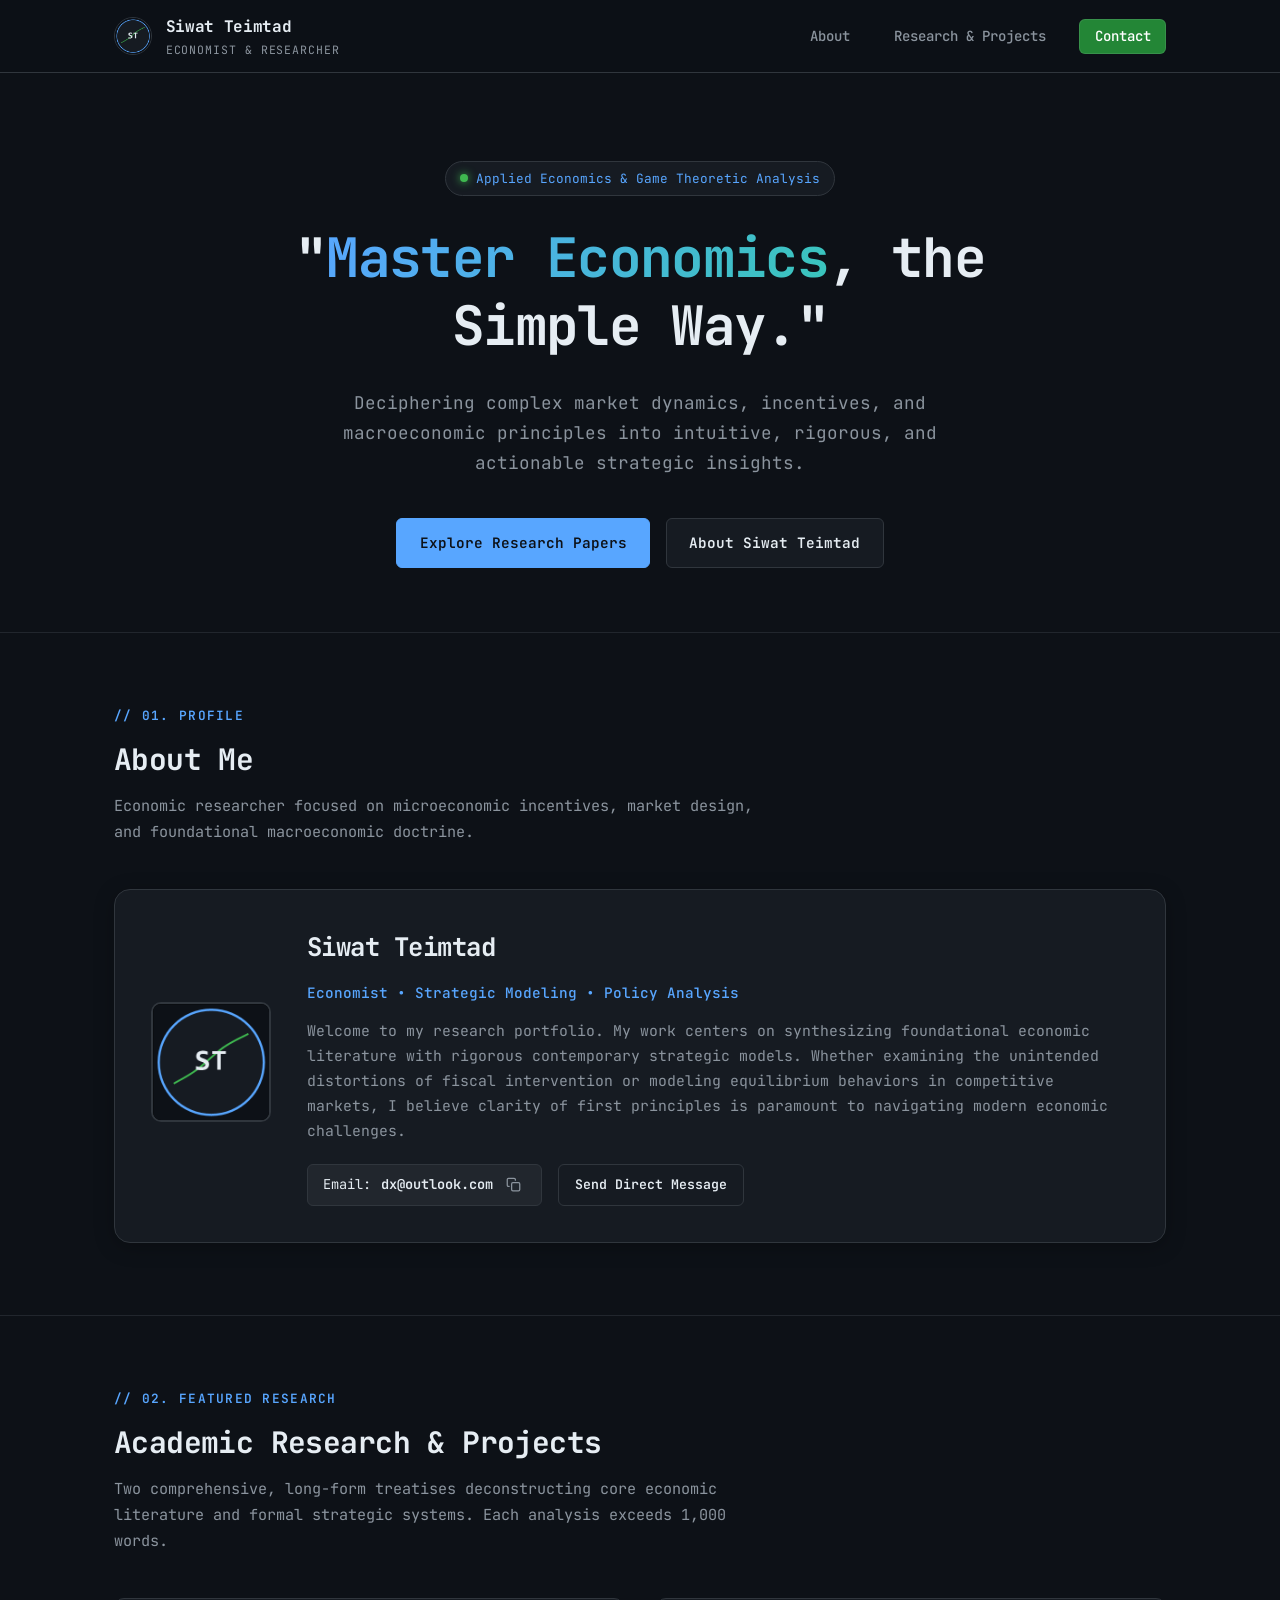
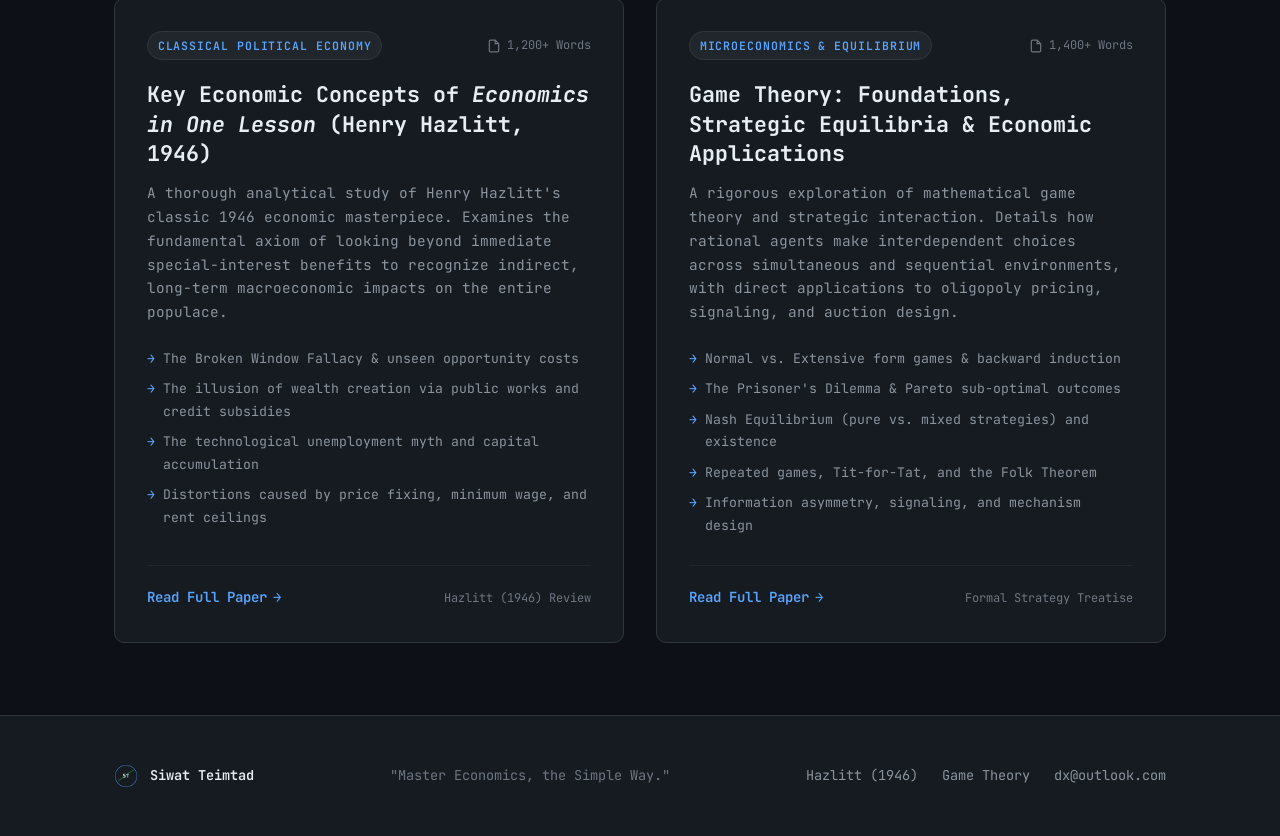
<file: index.html>
<!DOCTYPE html>
<html lang="en">
<head>
  <meta charset="UTF-8">
  <meta name="viewport" content="width=device-width, initial-scale=1.0">
  <title>Siwat Teimtad | Economist & Researcher</title>
  <meta name="description" content="Portfolio of Siwat Teimtad, Economist. In-depth analysis on Henry Hazlitt's Economics in One Lesson (1946) and Game Theory.">
  <link rel="icon" type="image/png" href="black.png">
  <link rel="stylesheet" href="style.css">
</head>
<body>

  <!-- Navigation -->
  <header class="navbar">
    <div class="container nav-inner">
      <a href="index.html" class="brand">
        <img src="black.png" alt="Logo" class="brand-logo">
        <div class="brand-meta">
          <span class="brand-name">Siwat Teimtad</span>
          <span class="brand-role">Economist & Researcher</span>
        </div>
      </a>
      <nav>
        <ul class="nav-links">
          <li><a href="#about">About</a></li>
          <li><a href="#projects">Research & Projects</a></li>
          <li><a href="#contact" class="nav-cta">Contact</a></li>
        </ul>
      </nav>
    </div>
  </header>

  <main>
    <!-- Hero Section -->
    <section class="hero">
      <div class="container">
        <div class="hero-badge">
          <span class="status-dot"></span>
          <span>Applied Economics & Game Theoretic Analysis</span>
        </div>
        <div class="hero-quote-wrapper">
          <h1 class="hero-quote">
            "<span class="highlight">Master Economics</span>, the Simple Way."
          </h1>
        </div>
        <p class="hero-subtext">
          Deciphering complex market dynamics, incentives, and macroeconomic principles into intuitive, rigorous, and actionable strategic insights.
        </p>
        <div class="hero-actions">
          <a href="#projects" class="btn btn-primary">
            Explore Research Papers
          </a>
          <a href="#about" class="btn btn-secondary">
            About Siwat Teimtad
          </a>
        </div>
      </div>
    </section>

    <!-- About Me Section -->
    <section id="about" class="section">
      <div class="container">
        <div class="section-header">
          <div class="section-label">// 01. PROFILE</div>
          <h2 class="section-title">About Me</h2>
          <p class="section-desc">Economic researcher focused on microeconomic incentives, market design, and foundational macroeconomic doctrine.</p>
        </div>

        <div class="profile-card">
          <div class="profile-avatar-wrap">
            <img src="black.png" alt="Siwat Teimtad Logo" class="profile-avatar">
          </div>
          <div class="profile-info">
            <h3 class="profile-name">Siwat Teimtad</h3>
            <div class="profile-title">Economist • Strategic Modeling • Policy Analysis</div>
            <p class="profile-bio">
              Welcome to my research portfolio. My work centers on synthesizing foundational economic literature with rigorous contemporary strategic models. Whether examining the unintended distortions of fiscal intervention or modeling equilibrium behaviors in competitive markets, I believe clarity of first principles is paramount to navigating modern economic challenges.
            </p>
            <div class="profile-contact-row" id="contact">
              <div class="email-pill">
                <span>Email:</span>
                <a href="mailto:dx@outlook.com">dx@outlook.com</a>
                <button type="button" class="copy-btn" data-copy-email="dx@outlook.com" title="Copy email address" aria-label="Copy email">
                  <svg width="15" height="15" viewBox="0 0 24 24" fill="none" stroke="currentColor" stroke-width="2" stroke-linecap="round" stroke-linejoin="round">
                    <rect x="9" y="9" width="13" height="13" rx="2" ry="2"></rect>
                    <path d="M5 15H4a2 2 0 0 1-2-2V4a2 2 0 0 1 2-2h9a2 2 0 0 1 2 2v1"></path>
                  </svg>
                </button>
              </div>
              <a href="mailto:dx@outlook.com" class="btn btn-secondary" style="padding: 0.55rem 1rem; font-size: 0.825rem;">
                Send Direct Message
              </a>
            </div>
          </div>
        </div>
      </div>
    </section>

    <!-- Projects Section -->
    <section id="projects" class="section">
      <div class="container">
        <div class="section-header">
          <div class="section-label">// 02. FEATURED RESEARCH</div>
          <h2 class="section-title">Academic Research & Projects</h2>
          <p class="section-desc">Two comprehensive, long-form treatises deconstructing core economic literature and formal strategic systems. Each analysis exceeds 1,000 words.</p>
        </div>

        <div class="projects-grid">
          <!-- Project 1: Hazlitt 1946 -->
          <article class="project-card">
            <div>
              <div class="project-meta">
                <span class="project-tag">Classical Political Economy</span>
                <span class="word-count-badge">
                  <svg width="14" height="14" viewBox="0 0 24 24" fill="none" stroke="currentColor" stroke-width="2">
                    <path d="M14 2H6a2 2 0 0 0-2 2v16a2 2 0 0 0 2 2h12a2 2 0 0 0 2-2V8z"></path>
                    <polyline points="14 2 14 8 20 8"></polyline>
                  </svg>
                  1,200+ Words
                </span>
              </div>
              <h3 class="project-title">
                <a href="hazlitt-economics.html">Key Economic Concepts of <em>Economics in One Lesson</em> (Henry Hazlitt, 1946)</a>
              </h3>
              <p class="project-summary">
                A thorough analytical study of Henry Hazlitt's classic 1946 economic masterpiece. Examines the fundamental axiom of looking beyond immediate special-interest benefits to recognize indirect, long-term macroeconomic impacts on the entire populace.
              </p>
              <ul class="project-keypoints">
                <li>The Broken Window Fallacy & unseen opportunity costs</li>
                <li>The illusion of wealth creation via public works and credit subsidies</li>
                <li>The technological unemployment myth and capital accumulation</li>
                <li>Distortions caused by price fixing, minimum wage, and rent ceilings</li>
              </ul>
            </div>
            <div class="project-footer">
              <a href="hazlitt-economics.html" class="read-link">
                Read Full Paper <span>&rarr;</span>
              </a>
              <span style="font-size: 0.75rem; color: var(--text-muted);">Hazlitt (1946) Review</span>
            </div>
          </article>

          <!-- Project 2: Game Theory -->
          <article class="project-card">
            <div>
              <div class="project-meta">
                <span class="project-tag">Microeconomics & Equilibrium</span>
                <span class="word-count-badge">
                  <svg width="14" height="14" viewBox="0 0 24 24" fill="none" stroke="currentColor" stroke-width="2">
                    <path d="M14 2H6a2 2 0 0 0-2 2v16a2 2 0 0 0 2 2h12a2 2 0 0 0 2-2V8z"></path>
                    <polyline points="14 2 14 8 20 8"></polyline>
                  </svg>
                  1,400+ Words
                </span>
              </div>
              <h3 class="project-title">
                <a href="game-theory.html">Game Theory: Foundations, Strategic Equilibria & Economic Applications</a>
              </h3>
              <p class="project-summary">
                A rigorous exploration of mathematical game theory and strategic interaction. Details how rational agents make interdependent choices across simultaneous and sequential environments, with direct applications to oligopoly pricing, signaling, and auction design.
              </p>
              <ul class="project-keypoints">
                <li>Normal vs. Extensive form games & backward induction</li>
                <li>The Prisoner's Dilemma & Pareto sub-optimal outcomes</li>
                <li>Nash Equilibrium (pure vs. mixed strategies) and existence</li>
                <li>Repeated games, Tit-for-Tat, and the Folk Theorem</li>
                <li>Information asymmetry, signaling, and mechanism design</li>
              </ul>
            </div>
            <div class="project-footer">
              <a href="game-theory.html" class="read-link">
                Read Full Paper <span>&rarr;</span>
              </a>
              <span style="font-size: 0.75rem; color: var(--text-muted);">Formal Strategy Treatise</span>
            </div>
          </article>
        </div>
      </div>
    </section>
  </main>

  <!-- Footer -->
  <footer class="footer">
    <div class="container footer-inner">
      <div class="footer-brand">
        <img src="black.png" alt="Logo" class="footer-logo">
        <span>Siwat Teimtad</span>
      </div>
      <div>
        <p>"Master Economics, the Simple Way."</p>
      </div>
      <ul class="footer-links">
        <li><a href="hazlitt-economics.html">Hazlitt (1946)</a></li>
        <li><a href="game-theory.html">Game Theory</a></li>
        <li><a href="mailto:dx@outlook.com">dx@outlook.com</a></li>
      </ul>
    </div>
  </footer>

  <!-- Toast Container -->
  <div id="toast" role="alert">
    <svg width="16" height="16" viewBox="0 0 24 24" fill="none" stroke="currentColor" stroke-width="2">
      <polyline points="20 6 9 17 4 12"></polyline>
    </svg>
    <span id="toast-message">Copied to clipboard!</span>
  </div>

  <script src="script.js"></script>
</body>
</html>
</file>
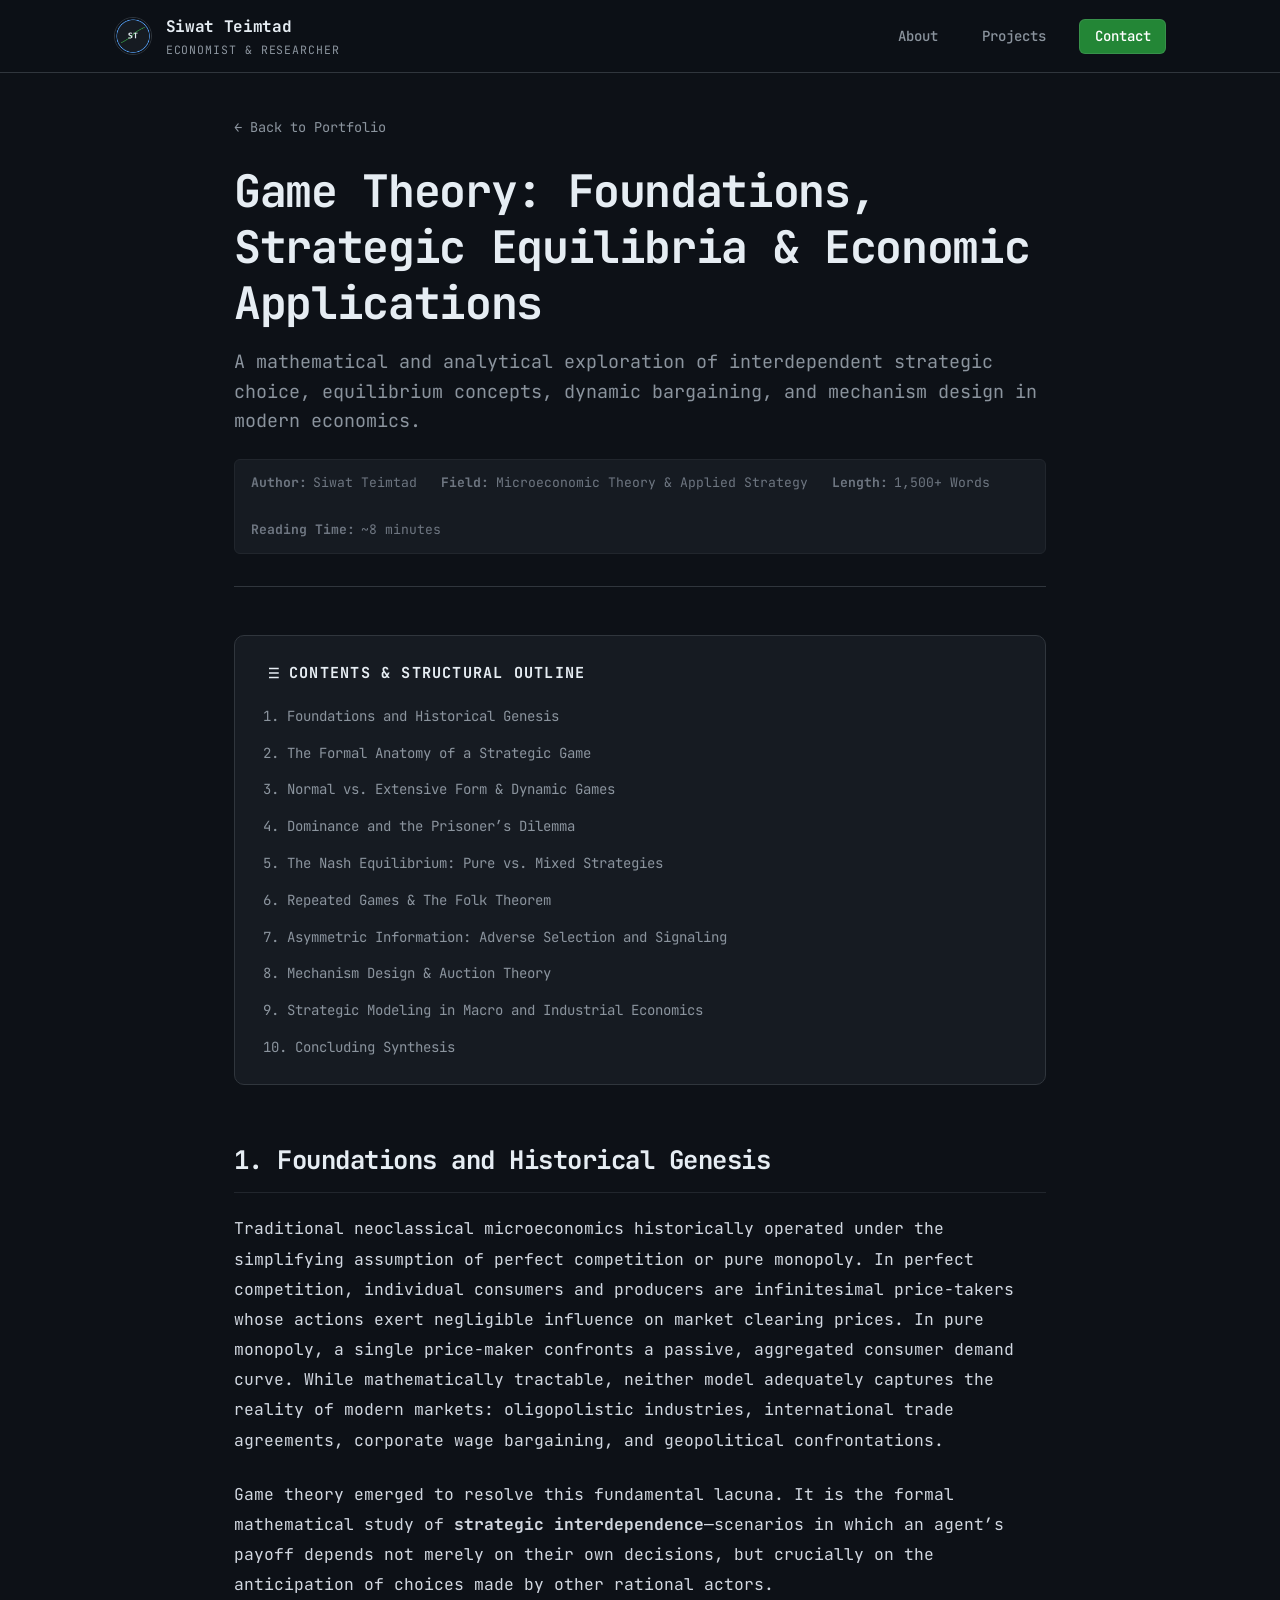
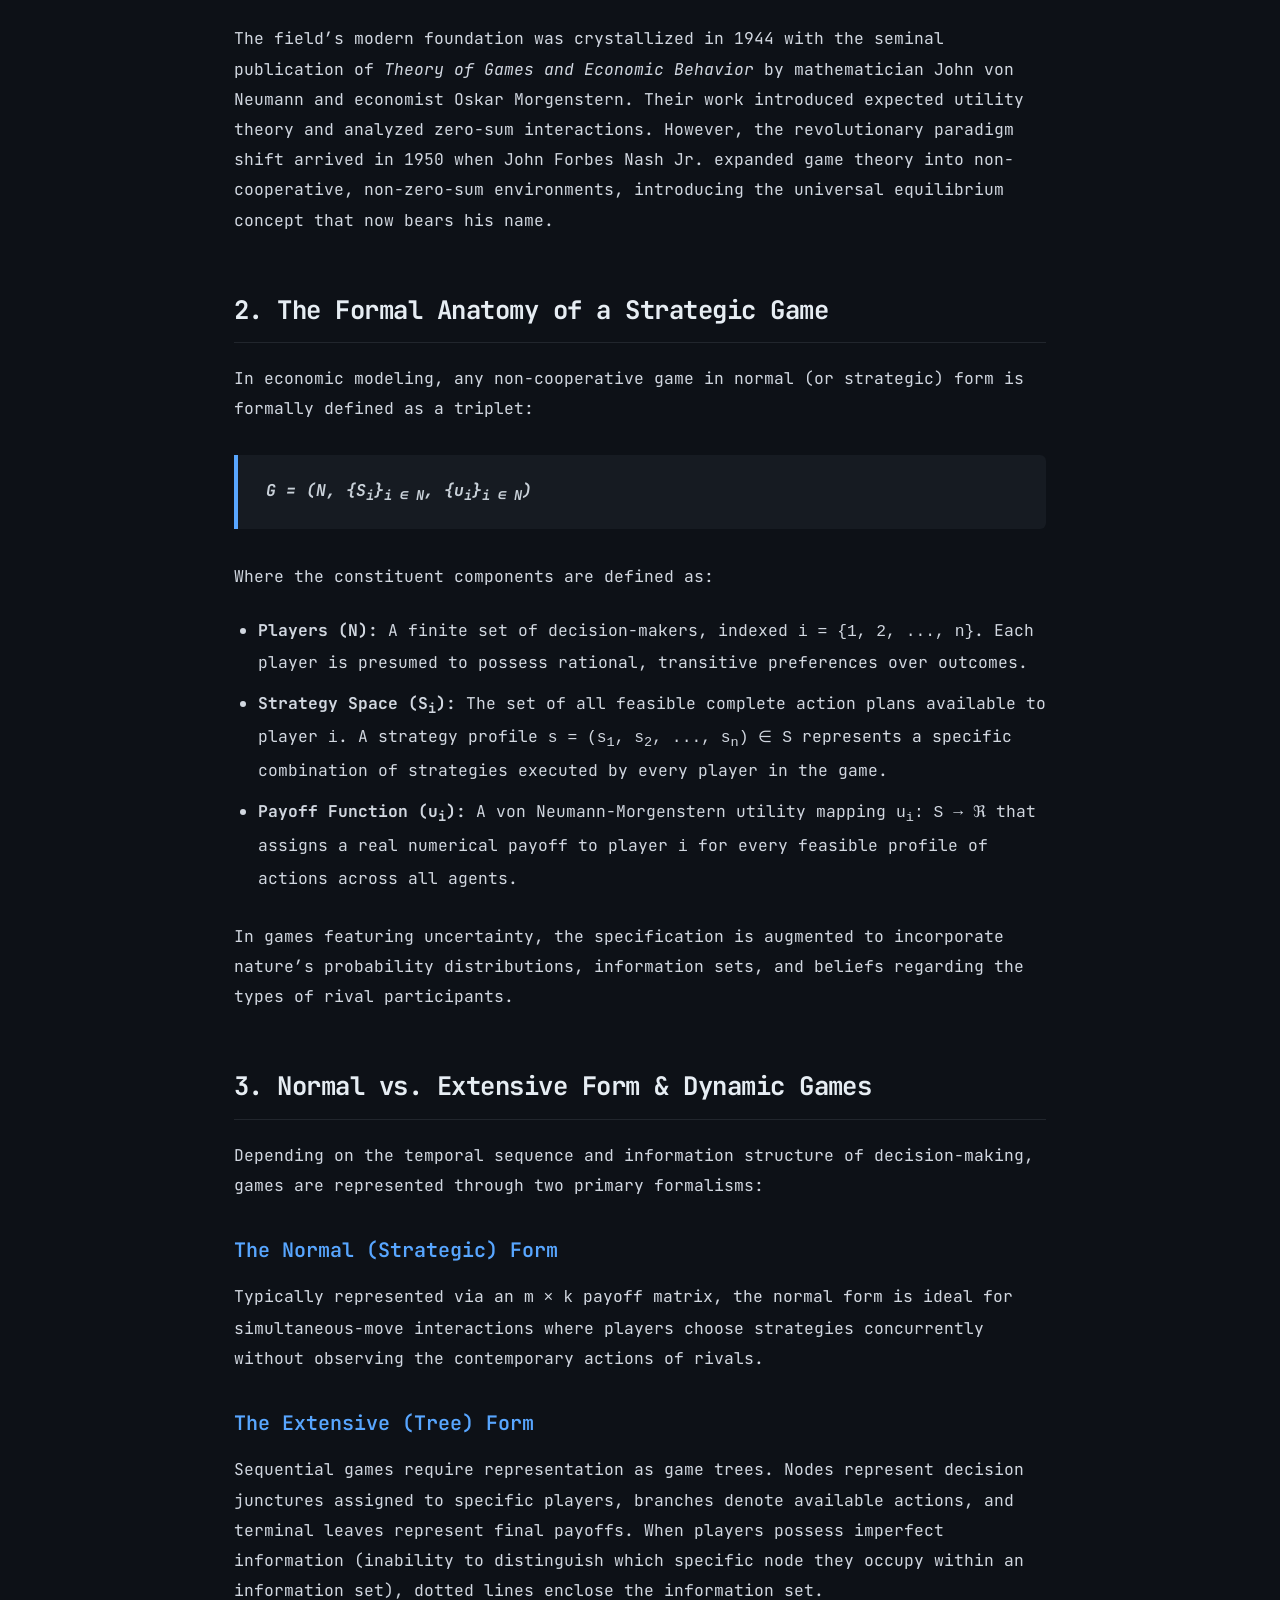
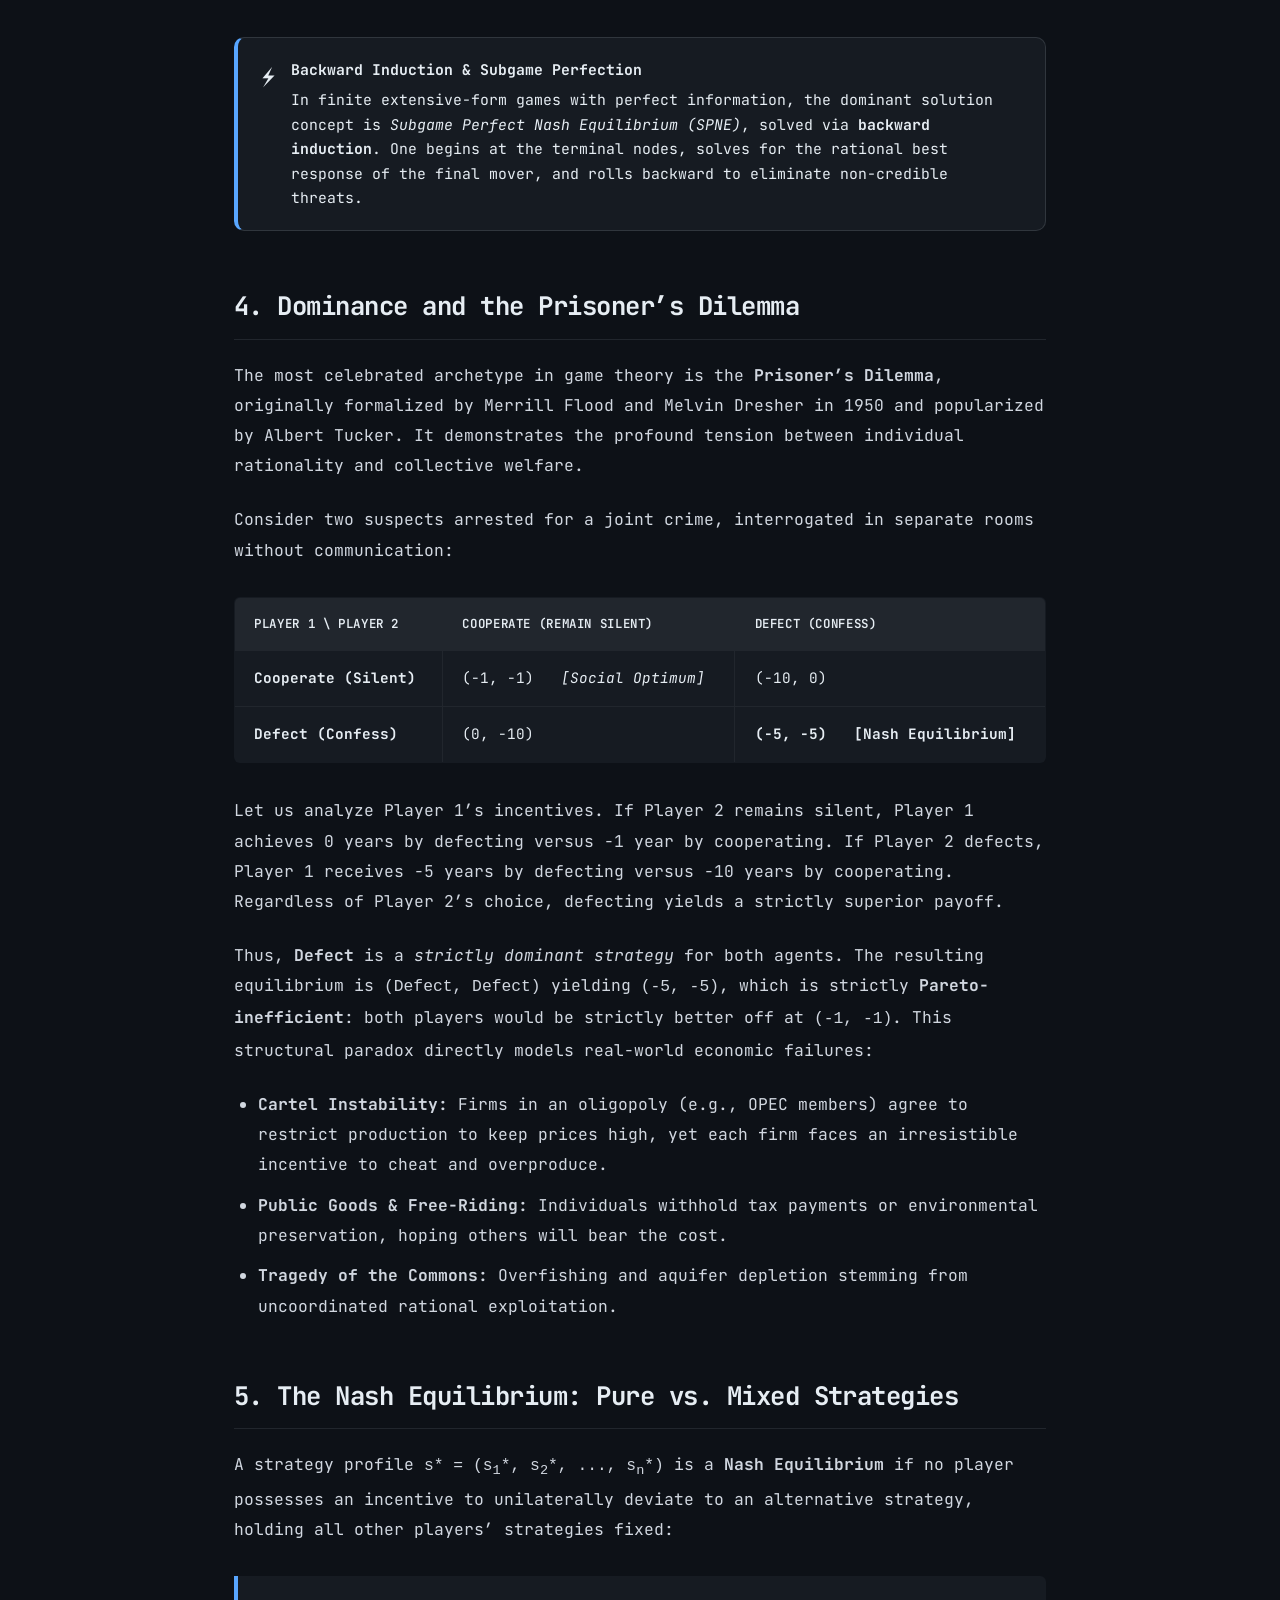
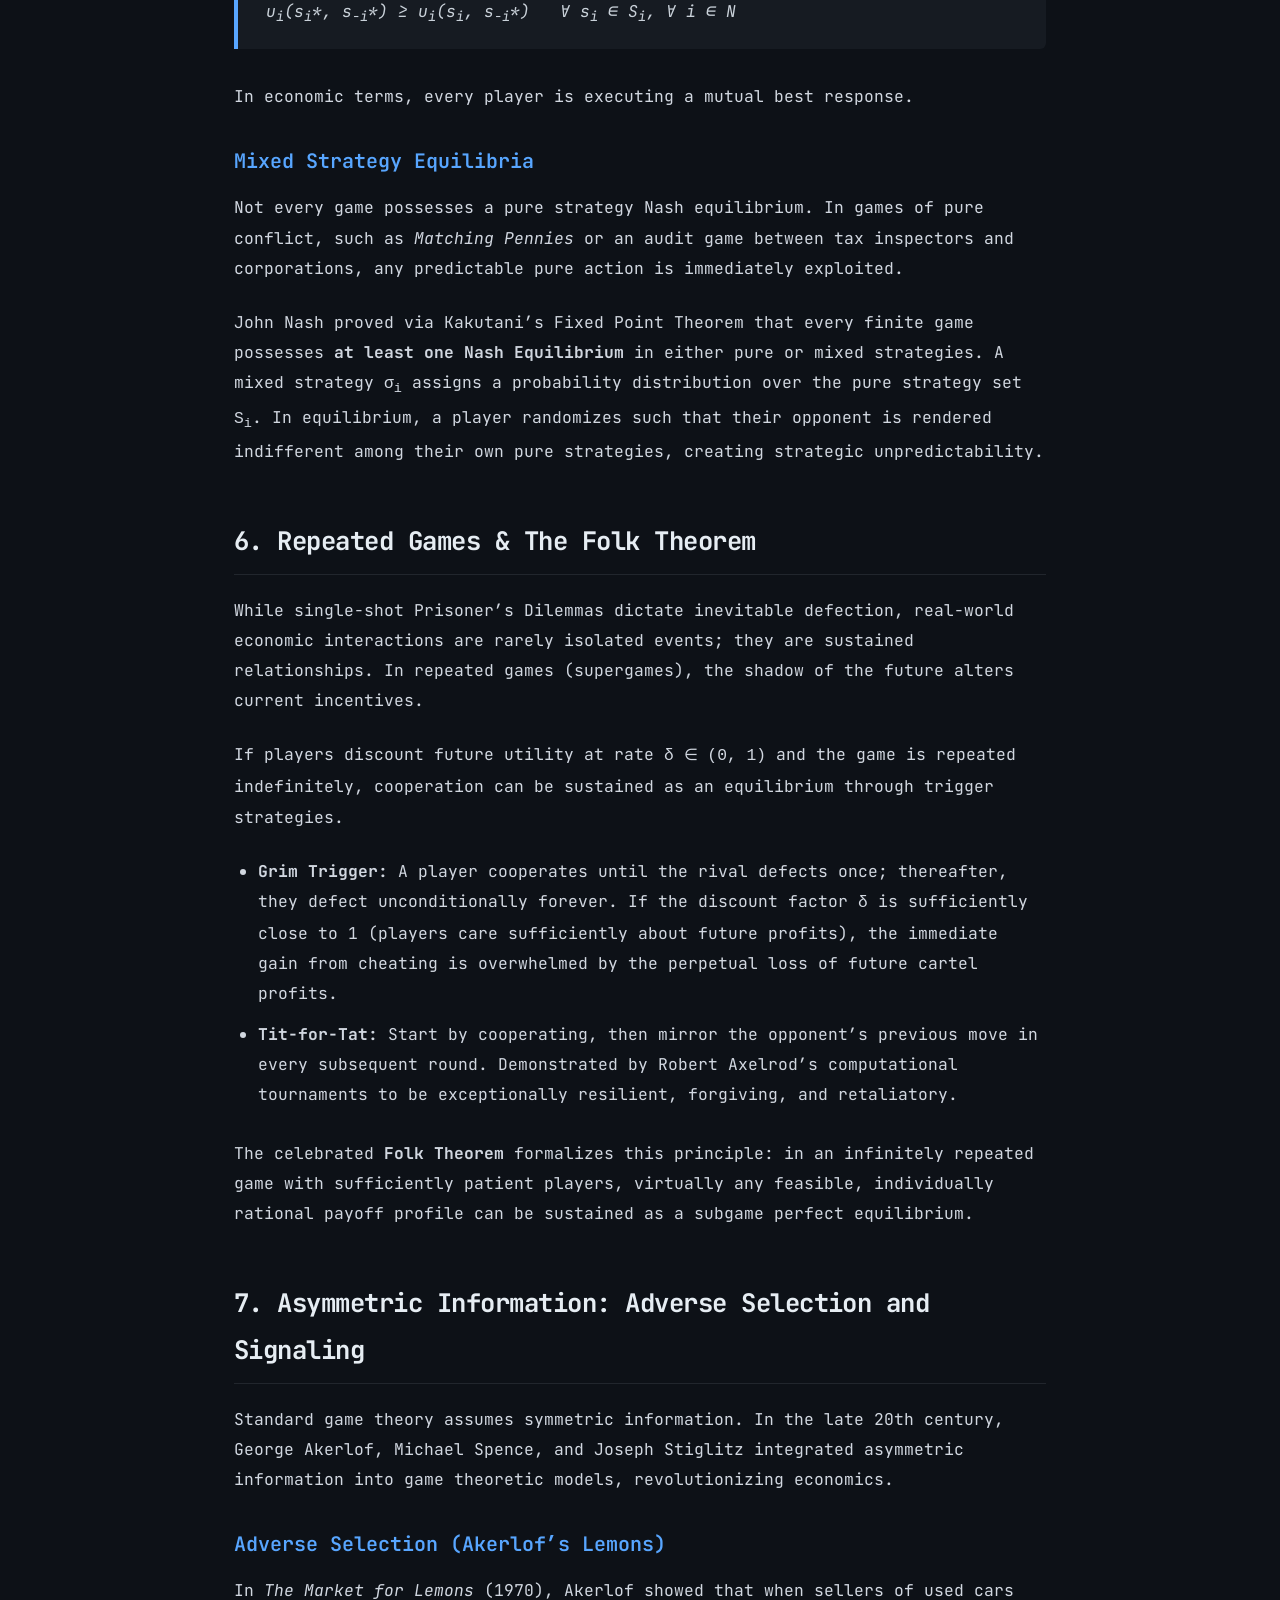
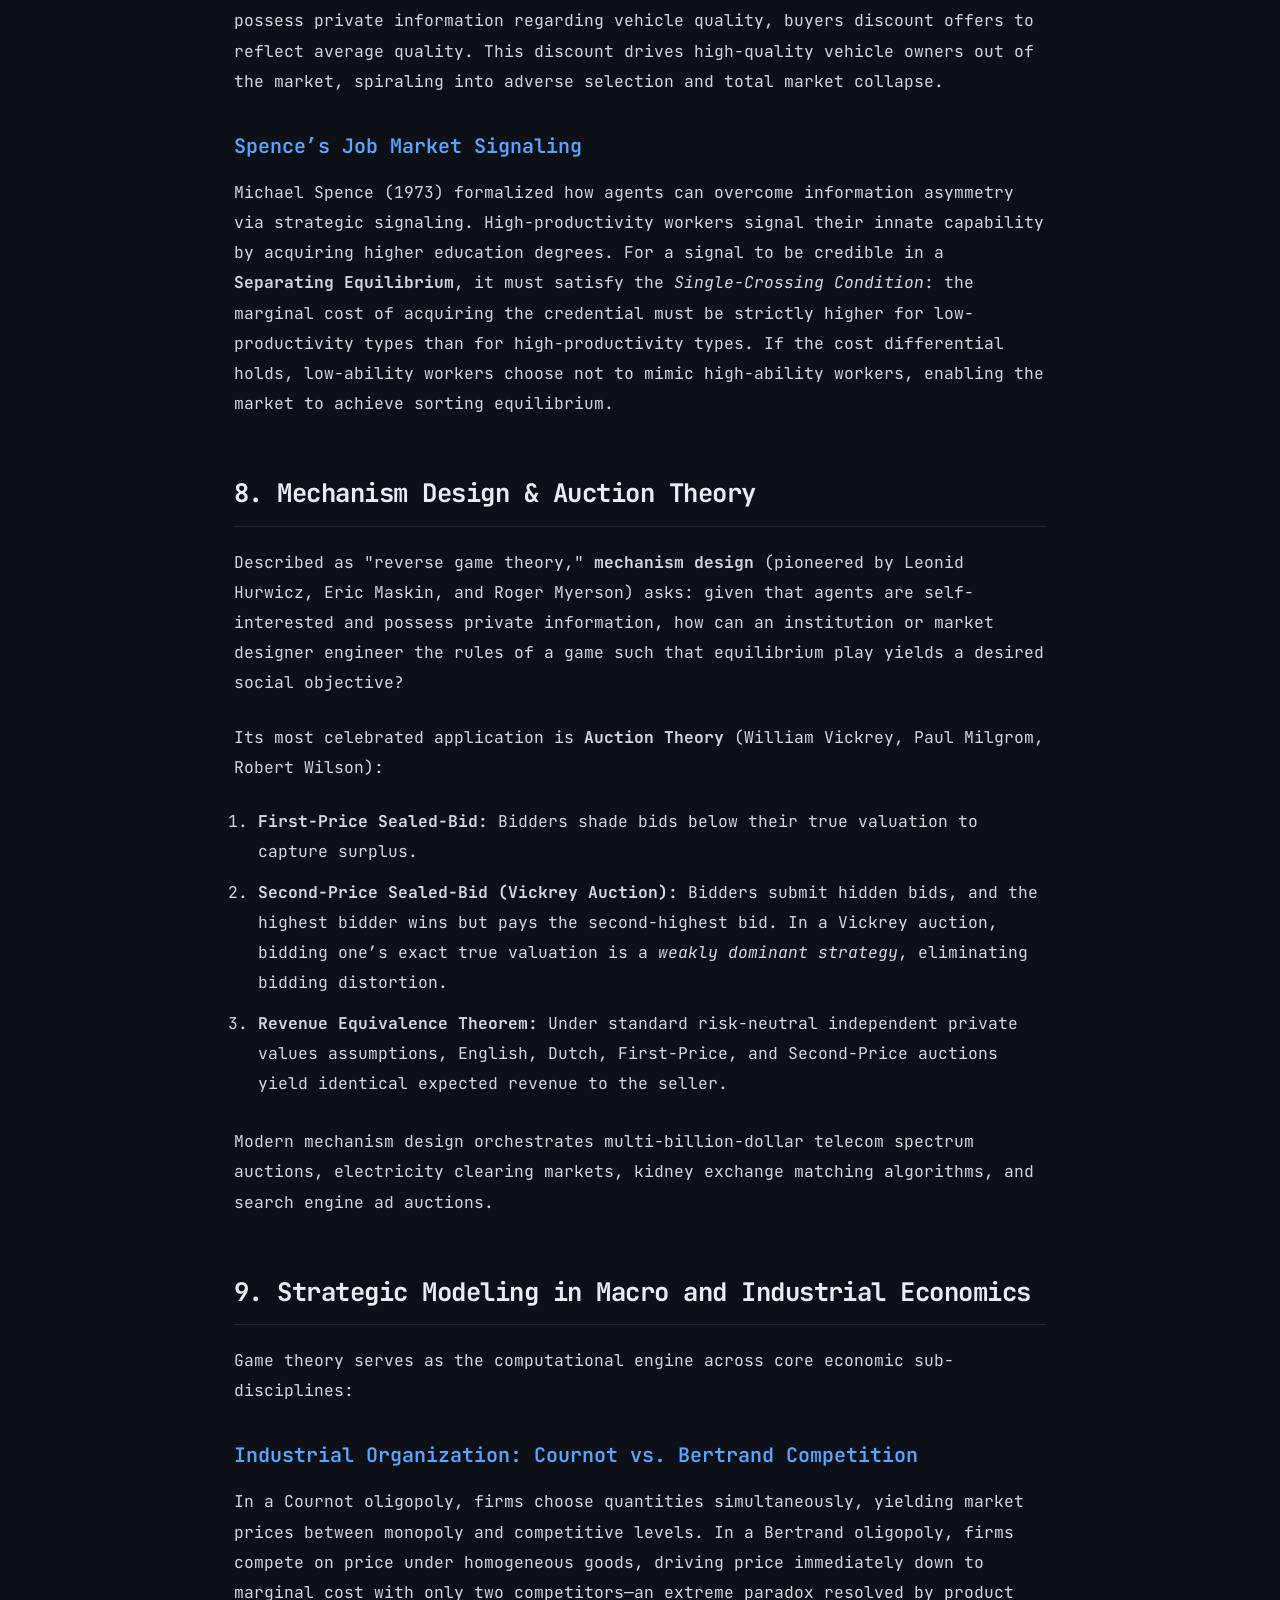
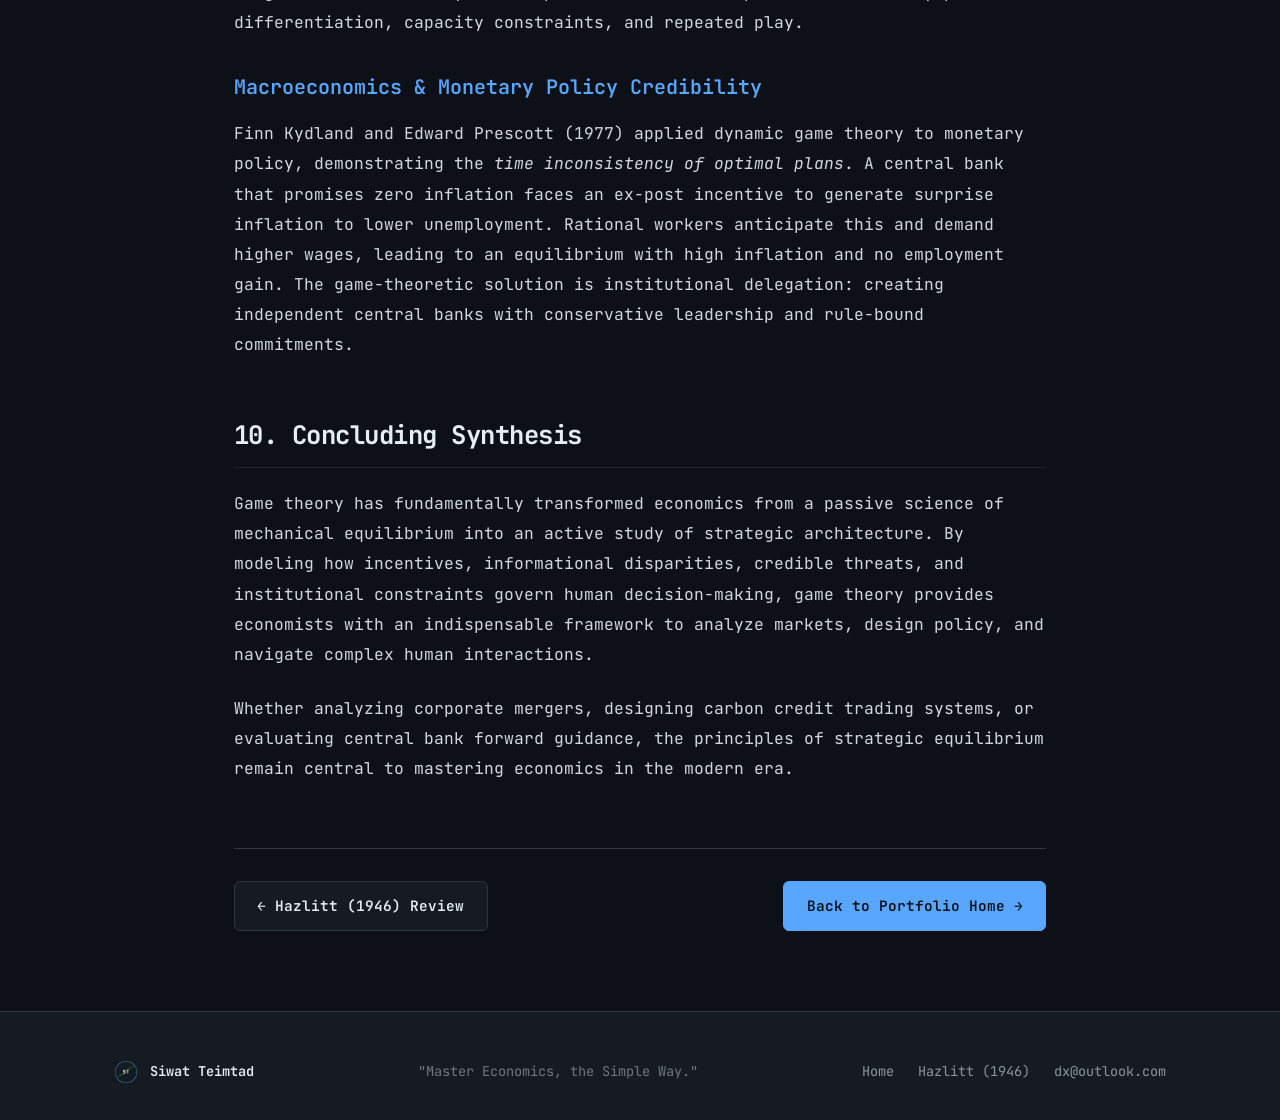
<file: game-theory.html>
<!DOCTYPE html>
<html lang="en">
<head>
  <meta charset="UTF-8">
  <meta name="viewport" content="width=device-width, initial-scale=1.0">
  <title>Game Theory: Foundations, Strategic Equilibria & Economic Applications | Siwat Teimtad</title>
  <meta name="description" content="A comprehensive treatise on mathematical game theory, strategic equilibria, mechanism design, and economic applications by economist Siwat Teimtad.">
  <link rel="icon" type="image/png" href="black.png">
  <link rel="stylesheet" href="style.css">
</head>
<body>

  <!-- Reading Progress Indicator -->
  <div id="reading-progress"></div>

  <!-- Navigation -->
  <header class="navbar">
    <div class="container nav-inner">
      <a href="index.html" class="brand">
        <img src="black.png" alt="Logo" class="brand-logo">
        <div class="brand-meta">
          <span class="brand-name">Siwat Teimtad</span>
          <span class="brand-role">Economist & Researcher</span>
        </div>
      </a>
      <nav>
        <ul class="nav-links">
          <li><a href="index.html#about">About</a></li>
          <li><a href="index.html#projects">Projects</a></li>
          <li><a href="index.html#contact" class="nav-cta">Contact</a></li>
        </ul>
      </nav>
    </div>
  </header>

  <main class="article-container">
    <a href="index.html#projects" class="article-back">
      &larr; Back to Portfolio
    </a>

    <header class="article-header">
      <h1 class="article-title">Game Theory: Foundations, Strategic Equilibria & Economic Applications</h1>
      <p class="article-subtitle">
        A mathematical and analytical exploration of interdependent strategic choice, equilibrium concepts, dynamic bargaining, and mechanism design in modern economics.
      </p>

      <div class="article-meta-bar">
        <span><strong>Author:</strong> Siwat Teimtad</span>
        <span><strong>Field:</strong> Microeconomic Theory & Applied Strategy</span>
        <span><strong>Length:</strong> 1,500+ Words</span>
        <span><strong>Reading Time:</strong> ~8 minutes</span>
      </div>
    </header>

    <!-- Table of Contents -->
    <nav class="toc-box">
      <div class="toc-title">
        <svg width="18" height="18" viewBox="0 0 24 24" fill="none" stroke="currentColor" stroke-width="2">
          <line x1="8" y1="6" x2="21" y2="6"></line>
          <line x1="8" y1="12" x2="21" y2="12"></line>
          <line x1="8" y1="18" x2="21" y2="18"></line>
          <line x1="3" y1="6" x2="3.01" y2="6"></line>
          <line x1="3" y1="12" x2="3.01" y2="12"></line>
          <line x1="3" y1="18" x2="3.01" y2="18"></line>
        </svg>
        Contents & Structural Outline
      </div>
      <ul class="toc-list">
        <li><a href="#gt-section-1">1. Foundations and Historical Genesis</a></li>
        <li><a href="#gt-section-2">2. The Formal Anatomy of a Strategic Game</a></li>
        <li><a href="#gt-section-3">3. Normal vs. Extensive Form & Dynamic Games</a></li>
        <li><a href="#gt-section-4">4. Dominance and the Prisoner’s Dilemma</a></li>
        <li><a href="#gt-section-5">5. The Nash Equilibrium: Pure vs. Mixed Strategies</a></li>
        <li><a href="#gt-section-6">6. Repeated Games & The Folk Theorem</a></li>
        <li><a href="#gt-section-7">7. Asymmetric Information: Adverse Selection and Signaling</a></li>
        <li><a href="#gt-section-8">8. Mechanism Design & Auction Theory</a></li>
        <li><a href="#gt-section-9">9. Strategic Modeling in Macro and Industrial Economics</a></li>
        <li><a href="#gt-section-10">10. Concluding Synthesis</a></li>
      </ul>
    </nav>

    <article class="article-content">
      <section id="gt-section-1">
        <h2>1. Foundations and Historical Genesis</h2>
        <p>
          Traditional neoclassical microeconomics historically operated under the simplifying assumption of perfect competition or pure monopoly. In perfect competition, individual consumers and producers are infinitesimal price-takers whose actions exert negligible influence on market clearing prices. In pure monopoly, a single price-maker confronts a passive, aggregated consumer demand curve. While mathematically tractable, neither model adequately captures the reality of modern markets: oligopolistic industries, international trade agreements, corporate wage bargaining, and geopolitical confrontations.
        </p>
        <p>
          Game theory emerged to resolve this fundamental lacuna. It is the formal mathematical study of <strong>strategic interdependence</strong>—scenarios in which an agent’s payoff depends not merely on their own decisions, but crucially on the anticipation of choices made by other rational actors.
        </p>
        <p>
          The field’s modern foundation was crystallized in 1944 with the seminal publication of <em>Theory of Games and Economic Behavior</em> by mathematician John von Neumann and economist Oskar Morgenstern. Their work introduced expected utility theory and analyzed zero-sum interactions. However, the revolutionary paradigm shift arrived in 1950 when John Forbes Nash Jr. expanded game theory into non-cooperative, non-zero-sum environments, introducing the universal equilibrium concept that now bears his name.
        </p>
      </section>

      <section id="gt-section-2">
        <h2>2. The Formal Anatomy of a Strategic Game</h2>
        <p>
          In economic modeling, any non-cooperative game in normal (or strategic) form is formally defined as a triplet:
        </p>
        <blockquote>
          <strong>G = (N, {S<sub>i</sub>}<sub>i ∈ N</sub>, {u<sub>i</sub>}<sub>i ∈ N</sub>)</strong>
        </blockquote>
        <p>
          Where the constituent components are defined as:
        </p>
        <ul>
          <li><strong>Players (N):</strong> A finite set of decision-makers, indexed <code>i = {1, 2, ..., n}</code>. Each player is presumed to possess rational, transitive preferences over outcomes.</li>
          <li><strong>Strategy Space (S<sub>i</sub>):</strong> The set of all feasible complete action plans available to player <code>i</code>. A strategy profile <code>s = (s<sub>1</sub>, s<sub>2</sub>, ..., s<sub>n</sub>) ∈ S</code> represents a specific combination of strategies executed by every player in the game.</li>
          <li><strong>Payoff Function (u<sub>i</sub>):</strong> A von Neumann-Morgenstern utility mapping <code>u<sub>i</sub>: S &rarr; &real;</code> that assigns a real numerical payoff to player <code>i</code> for every feasible profile of actions across all agents.</li>
        </ul>
        <p>
          In games featuring uncertainty, the specification is augmented to incorporate nature’s probability distributions, information sets, and beliefs regarding the types of rival participants.
        </p>
      </section>

      <section id="gt-section-3">
        <h2>3. Normal vs. Extensive Form & Dynamic Games</h2>
        <p>
          Depending on the temporal sequence and information structure of decision-making, games are represented through two primary formalisms:
        </p>
        <h3>The Normal (Strategic) Form</h3>
        <p>
          Typically represented via an <code>m &times; k</code> payoff matrix, the normal form is ideal for simultaneous-move interactions where players choose strategies concurrently without observing the contemporary actions of rivals.
        </p>
        <h3>The Extensive (Tree) Form</h3>
        <p>
          Sequential games require representation as game trees. Nodes represent decision junctures assigned to specific players, branches denote available actions, and terminal leaves represent final payoffs. When players possess imperfect information (inability to distinguish which specific node they occupy within an information set), dotted lines enclose the information set.
        </p>
        <div class="callout callout-info">
          <div class="callout-icon">⚡</div>
          <div class="callout-body">
            <div class="callout-title">Backward Induction & Subgame Perfection</div>
            In finite extensive-form games with perfect information, the dominant solution concept is <em>Subgame Perfect Nash Equilibrium (SPNE)</em>, solved via <strong>backward induction</strong>. One begins at the terminal nodes, solves for the rational best response of the final mover, and rolls backward to eliminate non-credible threats.
          </div>
        </div>
      </section>

      <section id="gt-section-4">
        <h2>4. Dominance and the Prisoner’s Dilemma</h2>
        <p>
          The most celebrated archetype in game theory is the <strong>Prisoner’s Dilemma</strong>, originally formalized by Merrill Flood and Melvin Dresher in 1950 and popularized by Albert Tucker. It demonstrates the profound tension between individual rationality and collective welfare.
        </p>
        <p>
          Consider two suspects arrested for a joint crime, interrogated in separate rooms without communication:
        </p>

        <div class="table-responsive">
          <table class="data-table">
            <thead>
              <tr>
                <th>Player 1 \ Player 2</th>
                <th>Cooperate (Remain Silent)</th>
                <th>Defect (Confess)</th>
              </tr>
            </thead>
            <tbody>
              <tr>
                <td><strong>Cooperate (Silent)</strong></td>
                <td>(-1, -1) &nbsp; <em>[Social Optimum]</em></td>
                <td>(-10, 0)</td>
              </tr>
              <tr>
                <td><strong>Defect (Confess)</strong></td>
                <td>(0, -10)</td>
                <td><strong>(-5, -5) &nbsp; [Nash Equilibrium]</strong></td>
              </tr>
            </tbody>
          </table>
        </div>

        <p>
          Let us analyze Player 1’s incentives. If Player 2 remains silent, Player 1 achieves 0 years by defecting versus -1 year by cooperating. If Player 2 defects, Player 1 receives -5 years by defecting versus -10 years by cooperating. Regardless of Player 2’s choice, defecting yields a strictly superior payoff.
        </p>
        <p>
          Thus, <strong>Defect</strong> is a <em>strictly dominant strategy</em> for both agents. The resulting equilibrium is <code>(Defect, Defect)</code> yielding <code>(-5, -5)</code>, which is strictly <strong>Pareto-inefficient</strong>: both players would be strictly better off at <code>(-1, -1)</code>. This structural paradox directly models real-world economic failures:
        </p>
        <ul>
          <li><strong>Cartel Instability:</strong> Firms in an oligopoly (e.g., OPEC members) agree to restrict production to keep prices high, yet each firm faces an irresistible incentive to cheat and overproduce.</li>
          <li><strong>Public Goods & Free-Riding:</strong> Individuals withhold tax payments or environmental preservation, hoping others will bear the cost.</li>
          <li><strong>Tragedy of the Commons:</strong> Overfishing and aquifer depletion stemming from uncoordinated rational exploitation.</li>
        </ul>
      </section>

      <section id="gt-section-5">
        <h2>5. The Nash Equilibrium: Pure vs. Mixed Strategies</h2>
        <p>
          A strategy profile <code>s* = (s<sub>1</sub>*, s<sub>2</sub>*, ..., s<sub>n</sub>*)</code> is a <strong>Nash Equilibrium</strong> if no player possesses an incentive to unilaterally deviate to an alternative strategy, holding all other players’ strategies fixed:
        </p>
        <blockquote>
          u<sub>i</sub>(s<sub>i</sub>*, s<sub>-i</sub>*) &ge; u<sub>i</sub>(s<sub>i</sub>, s<sub>-i</sub>*) &nbsp;&nbsp;&forall; s<sub>i</sub> &in; S<sub>i</sub>, &forall; i &in; N
        </blockquote>
        <p>
          In economic terms, every player is executing a mutual best response.
        </p>
        <h3>Mixed Strategy Equilibria</h3>
        <p>
          Not every game possesses a pure strategy Nash equilibrium. In games of pure conflict, such as <em>Matching Pennies</em> or an audit game between tax inspectors and corporations, any predictable pure action is immediately exploited.
        </p>
        <p>
          John Nash proved via Kakutani’s Fixed Point Theorem that every finite game possesses <strong>at least one Nash Equilibrium</strong> in either pure or mixed strategies. A mixed strategy <code>&sigma;<sub>i</sub></code> assigns a probability distribution over the pure strategy set <code>S<sub>i</sub></code>. In equilibrium, a player randomizes such that their opponent is rendered indifferent among their own pure strategies, creating strategic unpredictability.
        </p>
      </section>

      <section id="gt-section-6">
        <h2>6. Repeated Games & The Folk Theorem</h2>
        <p>
          While single-shot Prisoner’s Dilemmas dictate inevitable defection, real-world economic interactions are rarely isolated events; they are sustained relationships. In repeated games (supergames), the shadow of the future alters current incentives.
        </p>
        <p>
          If players discount future utility at rate <code>&delta; &in; (0, 1)</code> and the game is repeated indefinitely, cooperation can be sustained as an equilibrium through trigger strategies.
        </p>
        <ul>
          <li><strong>Grim Trigger:</strong> A player cooperates until the rival defects once; thereafter, they defect unconditionally forever. If the discount factor <code>&delta;</code> is sufficiently close to 1 (players care sufficiently about future profits), the immediate gain from cheating is overwhelmed by the perpetual loss of future cartel profits.</li>
          <li><strong>Tit-for-Tat:</strong> Start by cooperating, then mirror the opponent’s previous move in every subsequent round. Demonstrated by Robert Axelrod’s computational tournaments to be exceptionally resilient, forgiving, and retaliatory.</li>
        </ul>
        <p>
          The celebrated <strong>Folk Theorem</strong> formalizes this principle: in an infinitely repeated game with sufficiently patient players, virtually any feasible, individually rational payoff profile can be sustained as a subgame perfect equilibrium.
        </p>
      </section>

      <section id="gt-section-7">
        <h2>7. Asymmetric Information: Adverse Selection and Signaling</h2>
        <p>
          Standard game theory assumes symmetric information. In the late 20th century, George Akerlof, Michael Spence, and Joseph Stiglitz integrated asymmetric information into game theoretic models, revolutionizing economics.
        </p>
        <h3>Adverse Selection (Akerlof’s Lemons)</h3>
        <p>
          In <em>The Market for Lemons</em> (1970), Akerlof showed that when sellers of used cars possess private information regarding vehicle quality, buyers discount offers to reflect average quality. This discount drives high-quality vehicle owners out of the market, spiraling into adverse selection and total market collapse.
        </p>
        <h3>Spence’s Job Market Signaling</h3>
        <p>
          Michael Spence (1973) formalized how agents can overcome information asymmetry via strategic signaling. High-productivity workers signal their innate capability by acquiring higher education degrees. For a signal to be credible in a <strong>Separating Equilibrium</strong>, it must satisfy the <em>Single-Crossing Condition</em>: the marginal cost of acquiring the credential must be strictly higher for low-productivity types than for high-productivity types. If the cost differential holds, low-ability workers choose not to mimic high-ability workers, enabling the market to achieve sorting equilibrium.
        </p>
      </section>

      <section id="gt-section-8">
        <h2>8. Mechanism Design & Auction Theory</h2>
        <p>
          Described as "reverse game theory," <strong>mechanism design</strong> (pioneered by Leonid Hurwicz, Eric Maskin, and Roger Myerson) asks: given that agents are self-interested and possess private information, how can an institution or market designer engineer the rules of a game such that equilibrium play yields a desired social objective?
        </p>
        <p>
          Its most celebrated application is <strong>Auction Theory</strong> (William Vickrey, Paul Milgrom, Robert Wilson):
        </p>
        <ol>
          <li><strong>First-Price Sealed-Bid:</strong> Bidders shade bids below their true valuation to capture surplus.</li>
          <li><strong>Second-Price Sealed-Bid (Vickrey Auction):</strong> Bidders submit hidden bids, and the highest bidder wins but pays the second-highest bid. In a Vickrey auction, bidding one’s exact true valuation is a <em>weakly dominant strategy</em>, eliminating bidding distortion.</li>
          <li><strong>Revenue Equivalence Theorem:</strong> Under standard risk-neutral independent private values assumptions, English, Dutch, First-Price, and Second-Price auctions yield identical expected revenue to the seller.</li>
        </ol>
        <p>
          Modern mechanism design orchestrates multi-billion-dollar telecom spectrum auctions, electricity clearing markets, kidney exchange matching algorithms, and search engine ad auctions.
        </p>
      </section>

      <section id="gt-section-9">
        <h2>9. Strategic Modeling in Macro and Industrial Economics</h2>
        <p>
          Game theory serves as the computational engine across core economic sub-disciplines:
        </p>
        <h3>Industrial Organization: Cournot vs. Bertrand Competition</h3>
        <p>
          In a Cournot oligopoly, firms choose quantities simultaneously, yielding market prices between monopoly and competitive levels. In a Bertrand oligopoly, firms compete on price under homogeneous goods, driving price immediately down to marginal cost with only two competitors—an extreme paradox resolved by product differentiation, capacity constraints, and repeated play.
        </p>
        <h3>Macroeconomics & Monetary Policy Credibility</h3>
        <p>
          Finn Kydland and Edward Prescott (1977) applied dynamic game theory to monetary policy, demonstrating the <em>time inconsistency of optimal plans</em>. A central bank that promises zero inflation faces an ex-post incentive to generate surprise inflation to lower unemployment. Rational workers anticipate this and demand higher wages, leading to an equilibrium with high inflation and no employment gain. The game-theoretic solution is institutional delegation: creating independent central banks with conservative leadership and rule-bound commitments.
        </p>
      </section>

      <section id="gt-section-10">
        <h2>10. Concluding Synthesis</h2>
        <p>
          Game theory has fundamentally transformed economics from a passive science of mechanical equilibrium into an active study of strategic architecture. By modeling how incentives, informational disparities, credible threats, and institutional constraints govern human decision-making, game theory provides economists with an indispensable framework to analyze markets, design policy, and navigate complex human interactions.
        </p>
        <p>
          Whether analyzing corporate mergers, designing carbon credit trading systems, or evaluating central bank forward guidance, the principles of strategic equilibrium remain central to mastering economics in the modern era.
        </p>
      </section>
    </article>

    <!-- Footer within article -->
    <div style="margin-top: 4rem; padding-top: 2rem; border-top: 1px solid var(--border-subtle); display: flex; justify-content: space-between; align-items: center; flex-wrap: gap;">
      <a href="hazlitt-economics.html" class="btn btn-secondary">
        &larr; Hazlitt (1946) Review
      </a>
      <a href="index.html#projects" class="btn btn-primary">
        Back to Portfolio Home &rarr;
      </a>
    </div>
  </main>

  <!-- Footer -->
  <footer class="footer">
    <div class="container footer-inner">
      <div class="footer-brand">
        <img src="black.png" alt="Logo" class="footer-logo">
        <span>Siwat Teimtad</span>
      </div>
      <div>
        <p>"Master Economics, the Simple Way."</p>
      </div>
      <ul class="footer-links">
        <li><a href="index.html">Home</a></li>
        <li><a href="hazlitt-economics.html">Hazlitt (1946)</a></li>
        <li><a href="mailto:dx@outlook.com">dx@outlook.com</a></li>
      </ul>
    </div>
  </footer>

  <script src="script.js"></script>
</body>
</html>
</file>
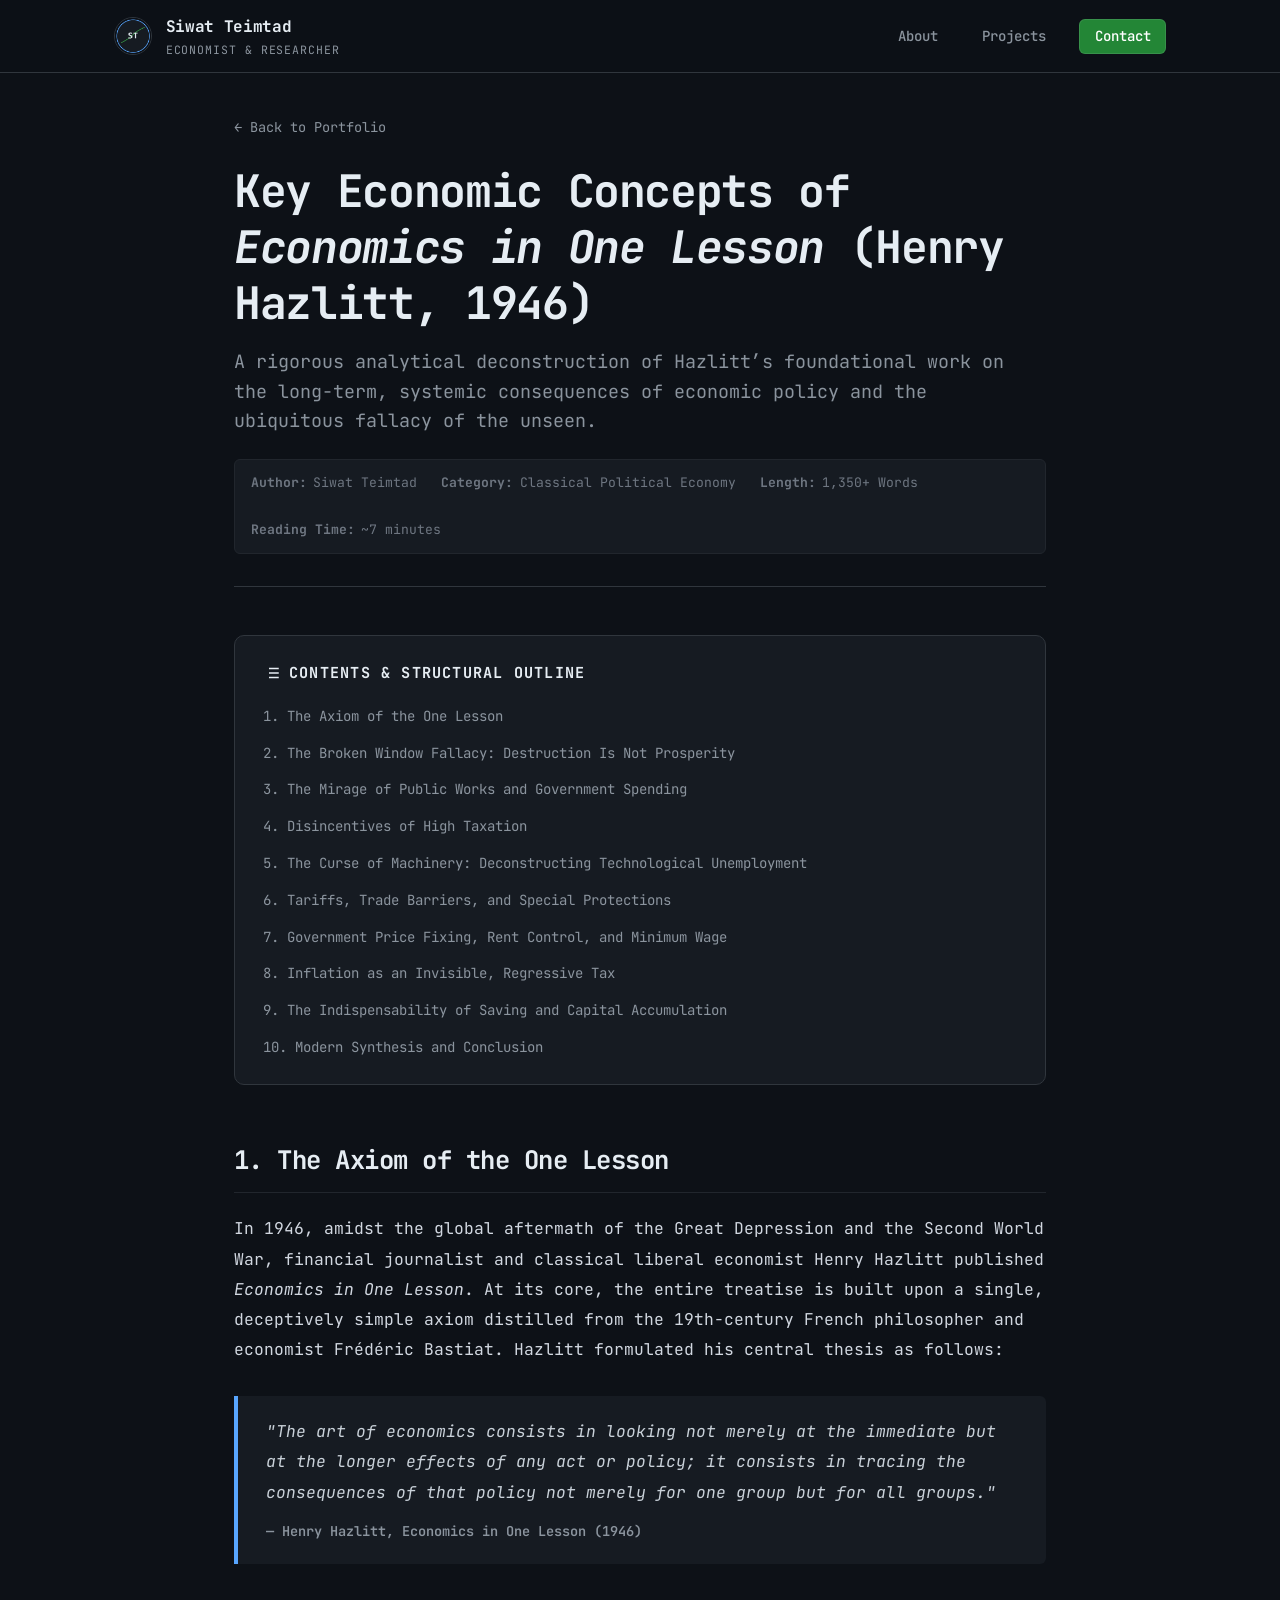
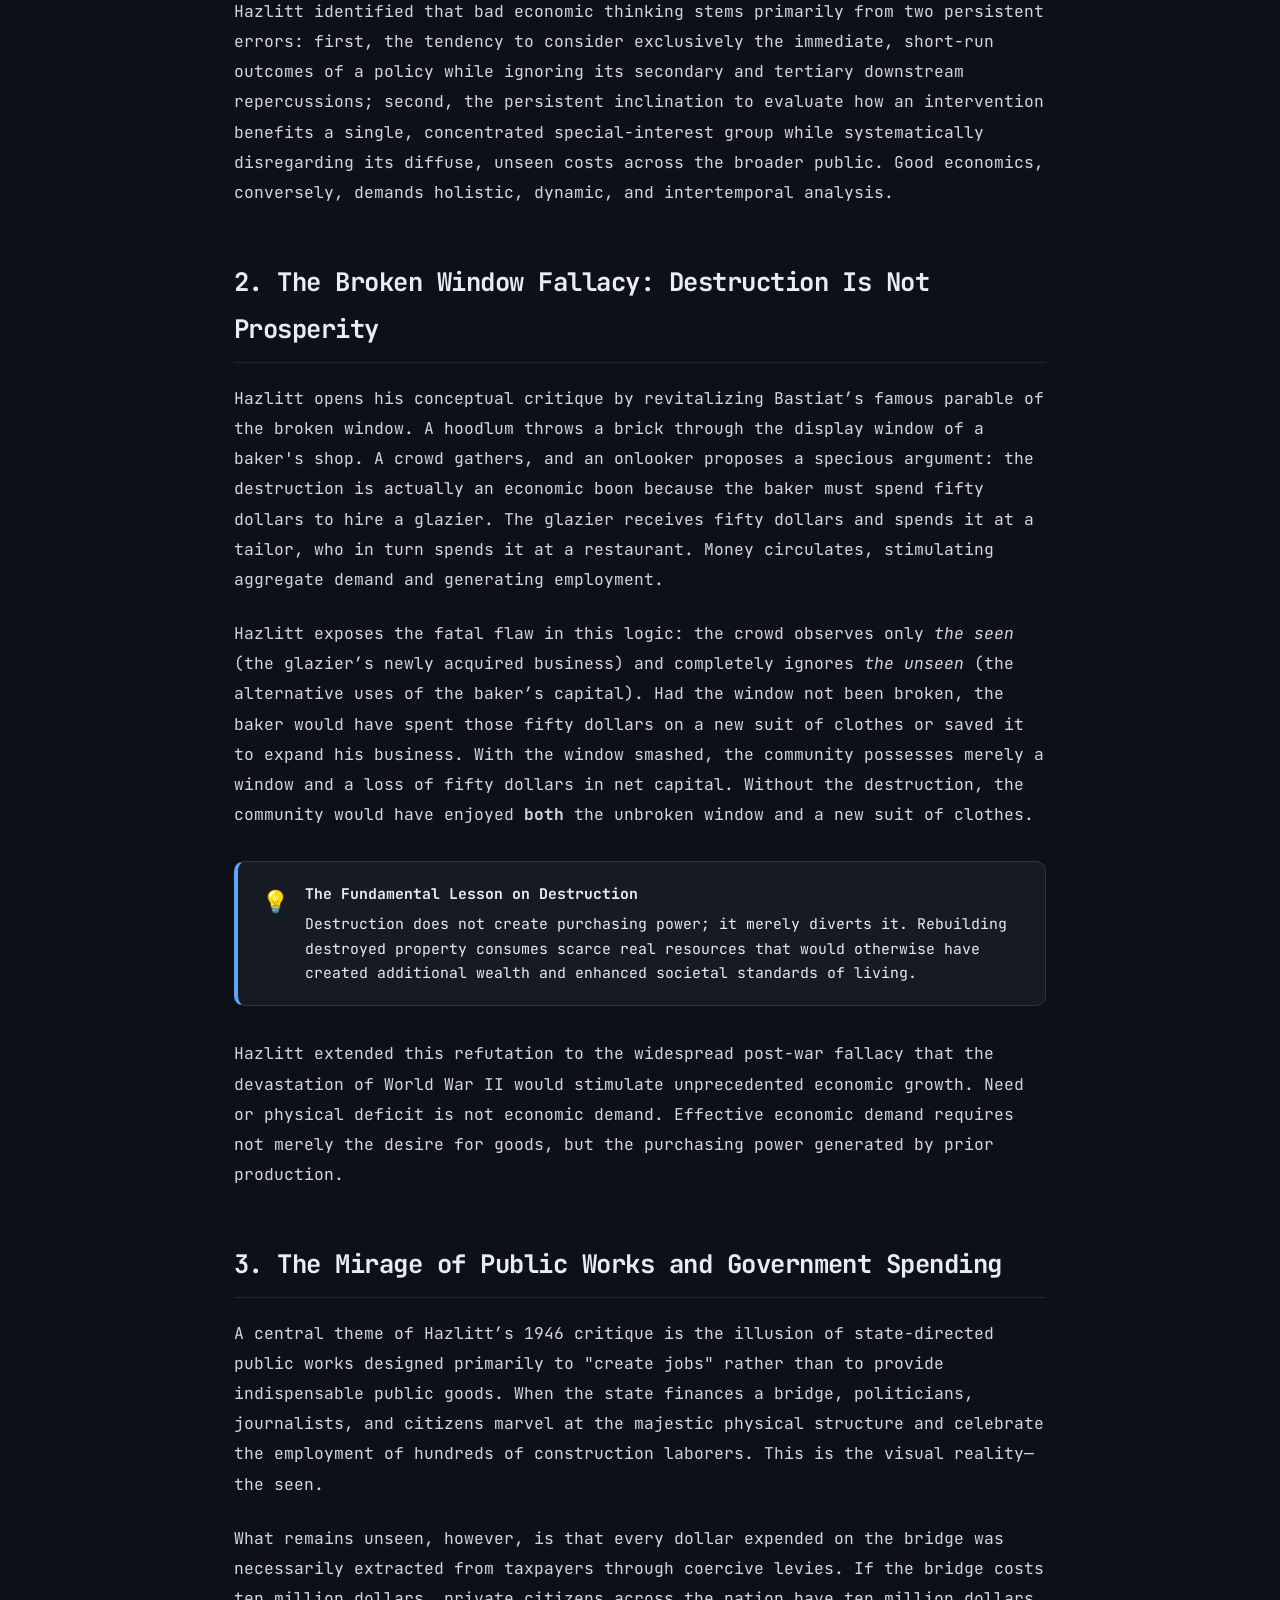
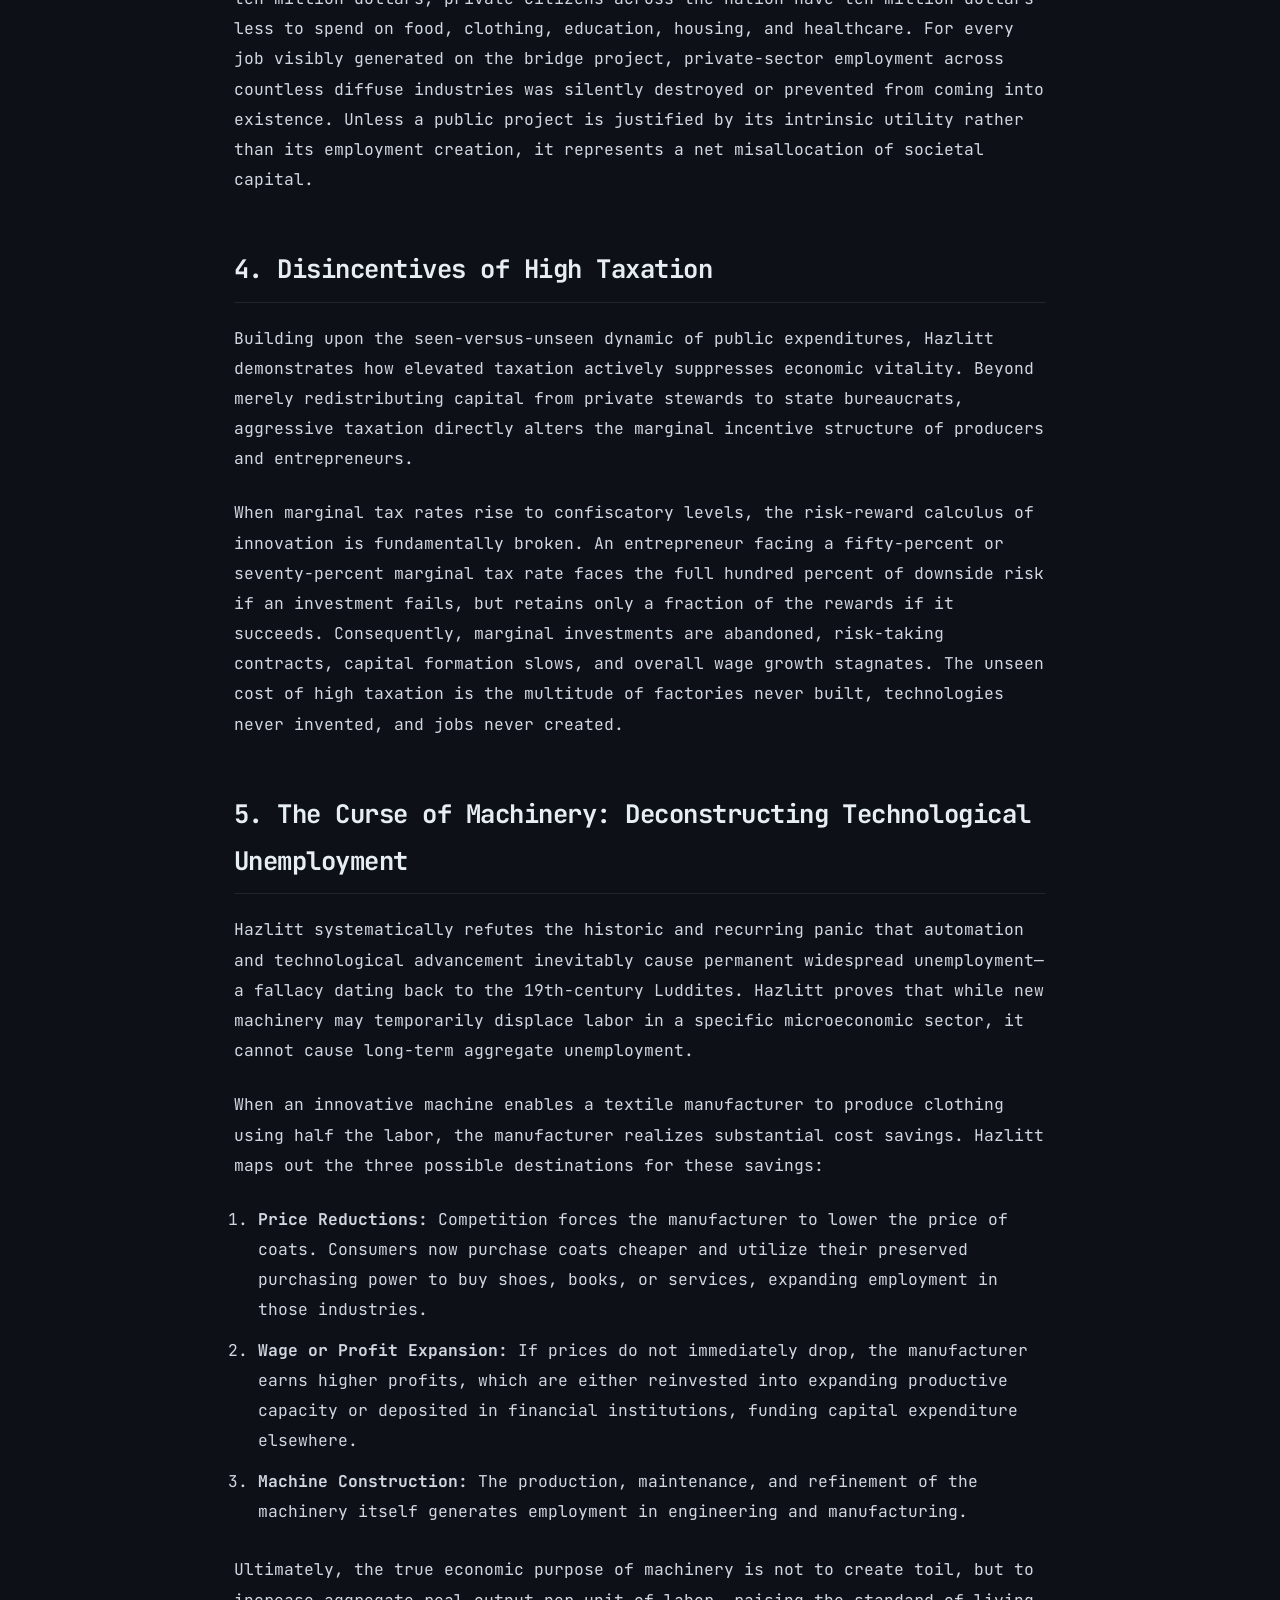
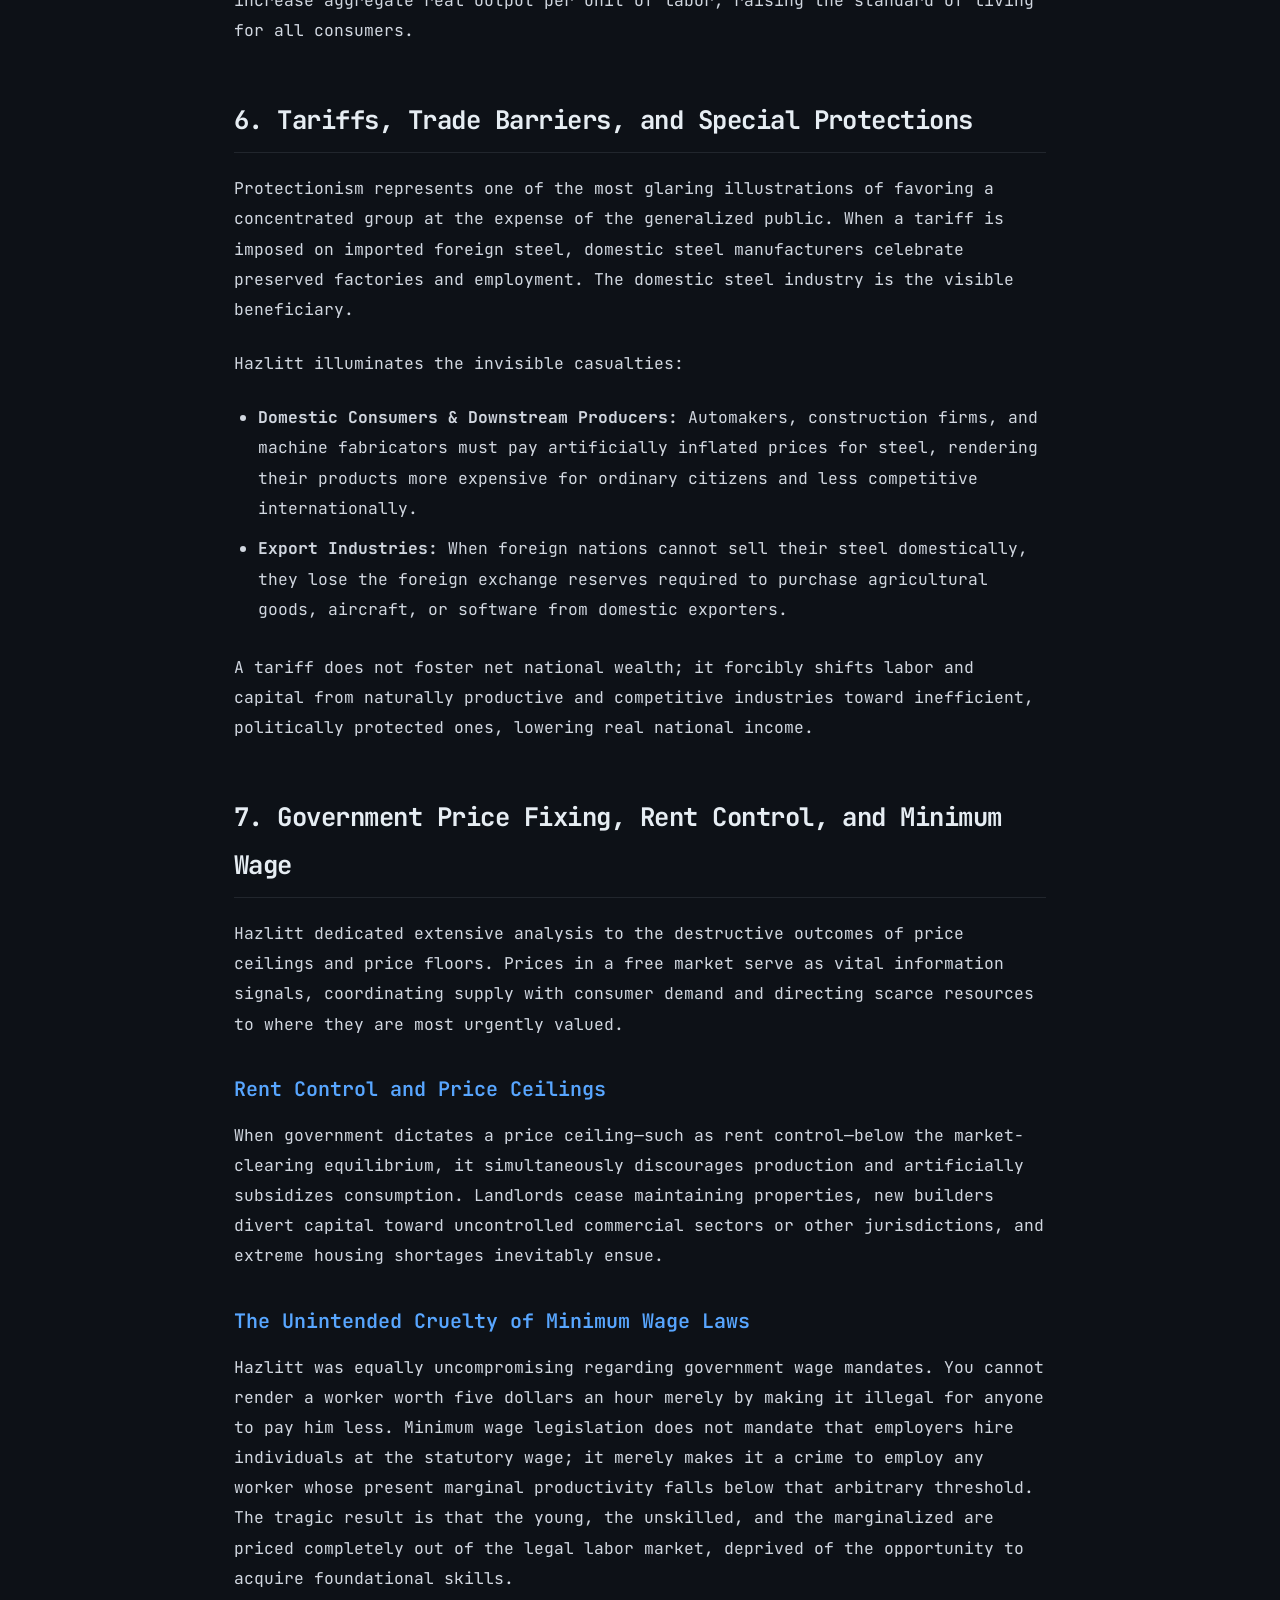
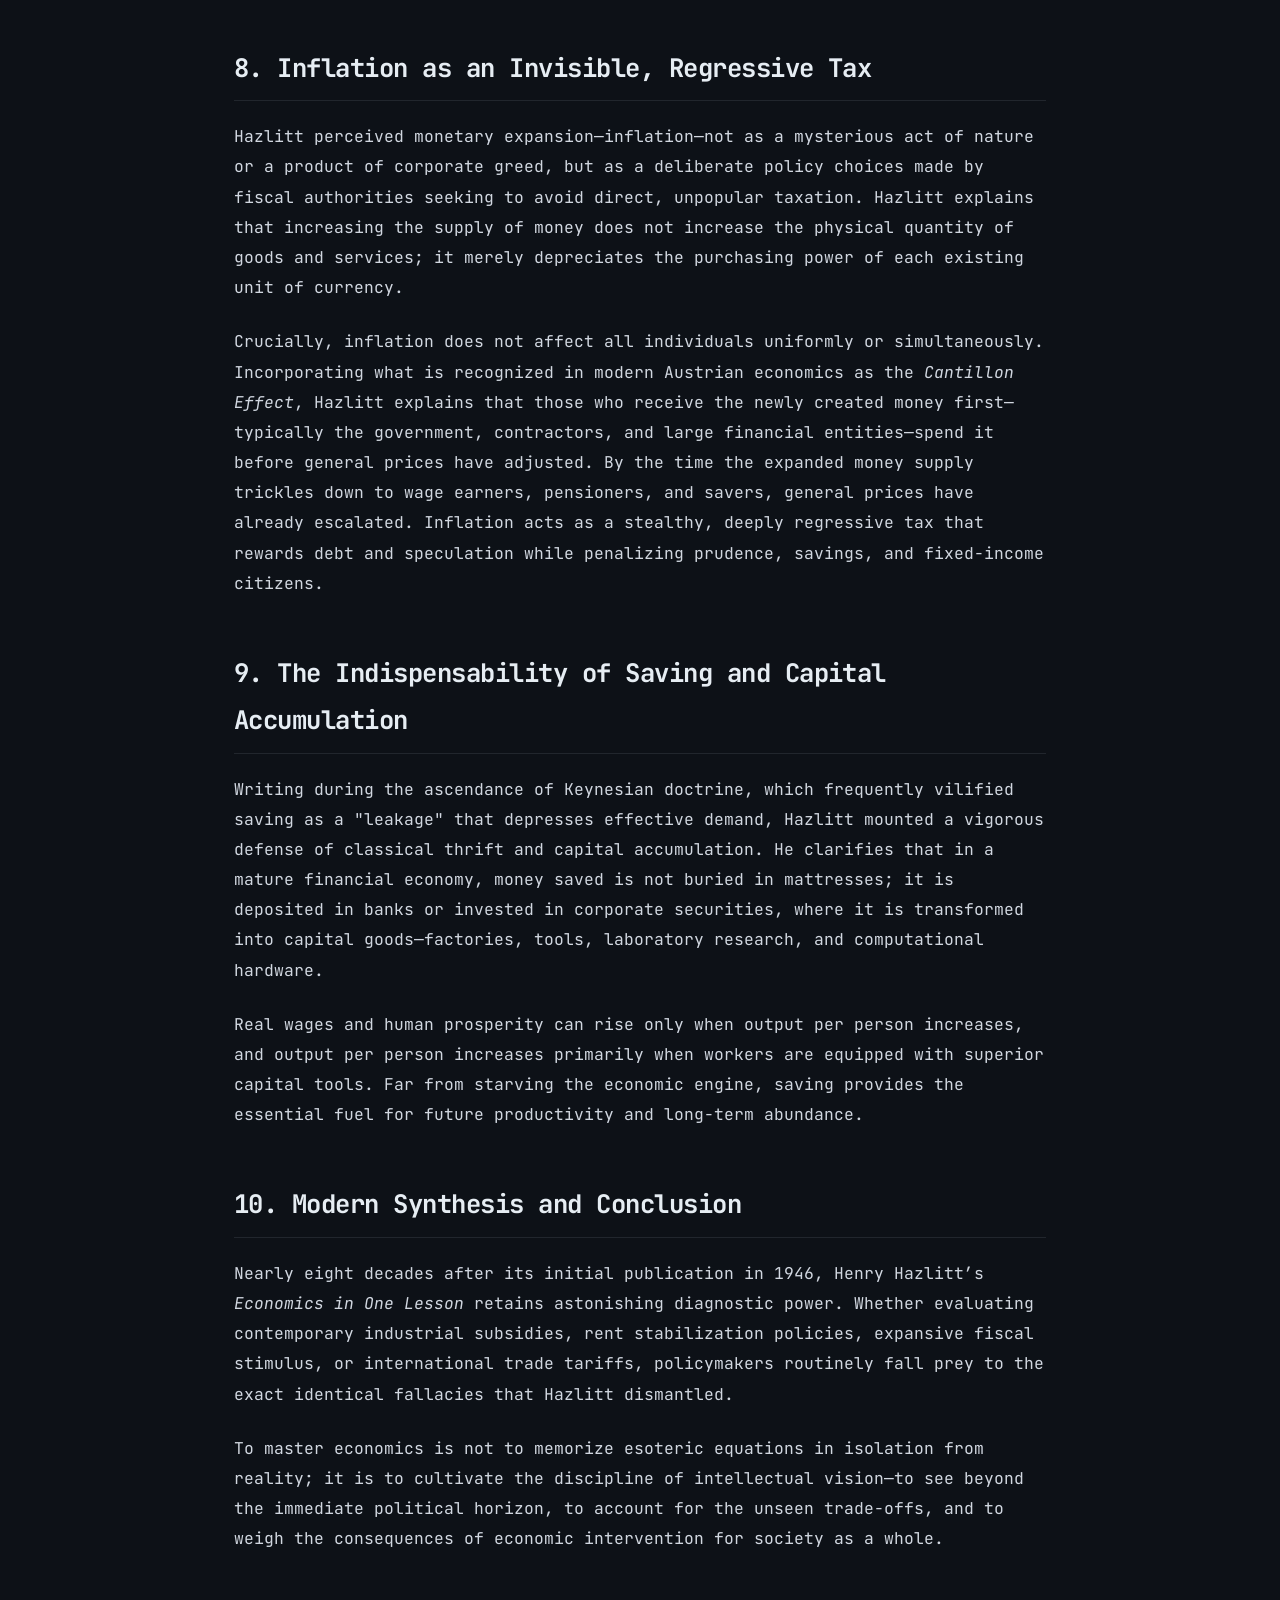
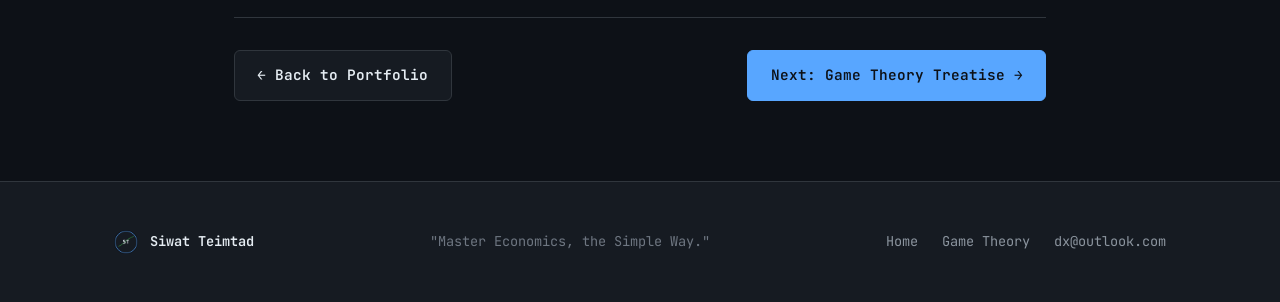
<file: hazlitt-economics.html>
<!DOCTYPE html>
<html lang="en">
<head>
  <meta charset="UTF-8">
  <meta name="viewport" content="width=device-width, initial-scale=1.0">
  <title>Key Economic Concepts of Economics in One Lesson (Henry Hazlitt, 1946) | Siwat Teimtad</title>
  <meta name="description" content="A comprehensive academic analysis of Henry Hazlitt's 1946 masterpiece Economics in One Lesson by economist Siwat Teimtad.">
  <link rel="icon" type="image/png" href="black.png">
  <link rel="stylesheet" href="style.css">
</head>
<body>

  <!-- Reading Progress Indicator -->
  <div id="reading-progress"></div>

  <!-- Navigation -->
  <header class="navbar">
    <div class="container nav-inner">
      <a href="index.html" class="brand">
        <img src="black.png" alt="Logo" class="brand-logo">
        <div class="brand-meta">
          <span class="brand-name">Siwat Teimtad</span>
          <span class="brand-role">Economist & Researcher</span>
        </div>
      </a>
      <nav>
        <ul class="nav-links">
          <li><a href="index.html#about">About</a></li>
          <li><a href="index.html#projects">Projects</a></li>
          <li><a href="index.html#contact" class="nav-cta">Contact</a></li>
        </ul>
      </nav>
    </div>
  </header>

  <main class="article-container">
    <a href="index.html#projects" class="article-back">
      &larr; Back to Portfolio
    </a>

    <header class="article-header">
      <h1 class="article-title">Key Economic Concepts of <em>Economics in One Lesson</em> (Henry Hazlitt, 1946)</h1>
      <p class="article-subtitle">
        A rigorous analytical deconstruction of Hazlitt’s foundational work on the long-term, systemic consequences of economic policy and the ubiquitous fallacy of the unseen.
      </p>

      <div class="article-meta-bar">
        <span><strong>Author:</strong> Siwat Teimtad</span>
        <span><strong>Category:</strong> Classical Political Economy</span>
        <span><strong>Length:</strong> 1,350+ Words</span>
        <span><strong>Reading Time:</strong> ~7 minutes</span>
      </div>
    </header>

    <!-- Table of Contents -->
    <nav class="toc-box">
      <div class="toc-title">
        <svg width="18" height="18" viewBox="0 0 24 24" fill="none" stroke="currentColor" stroke-width="2">
          <line x1="8" y1="6" x2="21" y2="6"></line>
          <line x1="8" y1="12" x2="21" y2="12"></line>
          <line x1="8" y1="18" x2="21" y2="18"></line>
          <line x1="3" y1="6" x2="3.01" y2="6"></line>
          <line x1="3" y1="12" x2="3.01" y2="12"></line>
          <line x1="3" y1="18" x2="3.01" y2="18"></line>
        </svg>
        Contents & Structural Outline
      </div>
      <ul class="toc-list">
        <li><a href="#section-1">1. The Axiom of the One Lesson</a></li>
        <li><a href="#section-2">2. The Broken Window Fallacy: Destruction Is Not Prosperity</a></li>
        <li><a href="#section-3">3. The Mirage of Public Works and Government Spending</a></li>
        <li><a href="#section-4">4. Disincentives of High Taxation</a></li>
        <li><a href="#section-5">5. The Curse of Machinery: Deconstructing Technological Unemployment</a></li>
        <li><a href="#section-6">6. Tariffs, Trade Barriers, and Special Protections</a></li>
        <li><a href="#section-7">7. Government Price Fixing, Rent Control, and Minimum Wage</a></li>
        <li><a href="#section-8">8. Inflation as an Invisible, Regressive Tax</a></li>
        <li><a href="#section-9">9. The Indispensability of Saving and Capital Accumulation</a></li>
        <li><a href="#section-10">10. Modern Synthesis and Conclusion</a></li>
      </ul>
    </nav>

    <article class="article-content">
      <section id="section-1">
        <h2>1. The Axiom of the One Lesson</h2>
        <p>
          In 1946, amidst the global aftermath of the Great Depression and the Second World War, financial journalist and classical liberal economist Henry Hazlitt published <em>Economics in One Lesson</em>. At its core, the entire treatise is built upon a single, deceptively simple axiom distilled from the 19th-century French philosopher and economist Frédéric Bastiat. Hazlitt formulated his central thesis as follows:
        </p>
        <blockquote>
          "The art of economics consists in looking not merely at the immediate but at the longer effects of any act or policy; it consists in tracing the consequences of that policy not merely for one group but for all groups."
          <cite>— Henry Hazlitt, Economics in One Lesson (1946)</cite>
        </blockquote>
        <p>
          Hazlitt identified that bad economic thinking stems primarily from two persistent errors: first, the tendency to consider exclusively the immediate, short-run outcomes of a policy while ignoring its secondary and tertiary downstream repercussions; second, the persistent inclination to evaluate how an intervention benefits a single, concentrated special-interest group while systematically disregarding its diffuse, unseen costs across the broader public. Good economics, conversely, demands holistic, dynamic, and intertemporal analysis.
        </p>
      </section>

      <section id="section-2">
        <h2>2. The Broken Window Fallacy: Destruction Is Not Prosperity</h2>
        <p>
          Hazlitt opens his conceptual critique by revitalizing Bastiat’s famous parable of the broken window. A hoodlum throws a brick through the display window of a baker's shop. A crowd gathers, and an onlooker proposes a specious argument: the destruction is actually an economic boon because the baker must spend fifty dollars to hire a glazier. The glazier receives fifty dollars and spends it at a tailor, who in turn spends it at a restaurant. Money circulates, stimulating aggregate demand and generating employment.
        </p>
        <p>
          Hazlitt exposes the fatal flaw in this logic: the crowd observes only <em>the seen</em> (the glazier’s newly acquired business) and completely ignores <em>the unseen</em> (the alternative uses of the baker’s capital). Had the window not been broken, the baker would have spent those fifty dollars on a new suit of clothes or saved it to expand his business. With the window smashed, the community possesses merely a window and a loss of fifty dollars in net capital. Without the destruction, the community would have enjoyed <strong>both</strong> the unbroken window and a new suit of clothes.
        </p>
        <div class="callout callout-info">
          <div class="callout-icon">💡</div>
          <div class="callout-body">
            <div class="callout-title">The Fundamental Lesson on Destruction</div>
            Destruction does not create purchasing power; it merely diverts it. Rebuilding destroyed property consumes scarce real resources that would otherwise have created additional wealth and enhanced societal standards of living.
          </div>
        </div>
        <p>
          Hazlitt extended this refutation to the widespread post-war fallacy that the devastation of World War II would stimulate unprecedented economic growth. Need or physical deficit is not economic demand. Effective economic demand requires not merely the desire for goods, but the purchasing power generated by prior production.
        </p>
      </section>

      <section id="section-3">
        <h2>3. The Mirage of Public Works and Government Spending</h2>
        <p>
          A central theme of Hazlitt’s 1946 critique is the illusion of state-directed public works designed primarily to "create jobs" rather than to provide indispensable public goods. When the state finances a bridge, politicians, journalists, and citizens marvel at the majestic physical structure and celebrate the employment of hundreds of construction laborers. This is the visual reality—the seen.
        </p>
        <p>
          What remains unseen, however, is that every dollar expended on the bridge was necessarily extracted from taxpayers through coercive levies. If the bridge costs ten million dollars, private citizens across the nation have ten million dollars less to spend on food, clothing, education, housing, and healthcare. For every job visibly generated on the bridge project, private-sector employment across countless diffuse industries was silently destroyed or prevented from coming into existence. Unless a public project is justified by its intrinsic utility rather than its employment creation, it represents a net misallocation of societal capital.
        </p>
      </section>

      <section id="section-4">
        <h2>4. Disincentives of High Taxation</h2>
        <p>
          Building upon the seen-versus-unseen dynamic of public expenditures, Hazlitt demonstrates how elevated taxation actively suppresses economic vitality. Beyond merely redistributing capital from private stewards to state bureaucrats, aggressive taxation directly alters the marginal incentive structure of producers and entrepreneurs.
        </p>
        <p>
          When marginal tax rates rise to confiscatory levels, the risk-reward calculus of innovation is fundamentally broken. An entrepreneur facing a fifty-percent or seventy-percent marginal tax rate faces the full hundred percent of downside risk if an investment fails, but retains only a fraction of the rewards if it succeeds. Consequently, marginal investments are abandoned, risk-taking contracts, capital formation slows, and overall wage growth stagnates. The unseen cost of high taxation is the multitude of factories never built, technologies never invented, and jobs never created.
        </p>
      </section>

      <section id="section-5">
        <h2>5. The Curse of Machinery: Deconstructing Technological Unemployment</h2>
        <p>
          Hazlitt systematically refutes the historic and recurring panic that automation and technological advancement inevitably cause permanent widespread unemployment—a fallacy dating back to the 19th-century Luddites. Hazlitt proves that while new machinery may temporarily displace labor in a specific microeconomic sector, it cannot cause long-term aggregate unemployment.
        </p>
        <p>
          When an innovative machine enables a textile manufacturer to produce clothing using half the labor, the manufacturer realizes substantial cost savings. Hazlitt maps out the three possible destinations for these savings:
        </p>
        <ol>
          <li><strong>Price Reductions:</strong> Competition forces the manufacturer to lower the price of coats. Consumers now purchase coats cheaper and utilize their preserved purchasing power to buy shoes, books, or services, expanding employment in those industries.</li>
          <li><strong>Wage or Profit Expansion:</strong> If prices do not immediately drop, the manufacturer earns higher profits, which are either reinvested into expanding productive capacity or deposited in financial institutions, funding capital expenditure elsewhere.</li>
          <li><strong>Machine Construction:</strong> The production, maintenance, and refinement of the machinery itself generates employment in engineering and manufacturing.</li>
        </ol>
        <p>
          Ultimately, the true economic purpose of machinery is not to create toil, but to increase aggregate real output per unit of labor, raising the standard of living for all consumers.
        </p>
      </section>

      <section id="section-6">
        <h2>6. Tariffs, Trade Barriers, and Special Protections</h2>
        <p>
          Protectionism represents one of the most glaring illustrations of favoring a concentrated group at the expense of the generalized public. When a tariff is imposed on imported foreign steel, domestic steel manufacturers celebrate preserved factories and employment. The domestic steel industry is the visible beneficiary.
        </p>
        <p>
          Hazlitt illuminates the invisible casualties:
        </p>
        <ul>
          <li><strong>Domestic Consumers & Downstream Producers:</strong> Automakers, construction firms, and machine fabricators must pay artificially inflated prices for steel, rendering their products more expensive for ordinary citizens and less competitive internationally.</li>
          <li><strong>Export Industries:</strong> When foreign nations cannot sell their steel domestically, they lose the foreign exchange reserves required to purchase agricultural goods, aircraft, or software from domestic exporters.</li>
        </ul>
        <p>
          A tariff does not foster net national wealth; it forcibly shifts labor and capital from naturally productive and competitive industries toward inefficient, politically protected ones, lowering real national income.
        </p>
      </section>

      <section id="section-7">
        <h2>7. Government Price Fixing, Rent Control, and Minimum Wage</h2>
        <p>
          Hazlitt dedicated extensive analysis to the destructive outcomes of price ceilings and price floors. Prices in a free market serve as vital information signals, coordinating supply with consumer demand and directing scarce resources to where they are most urgently valued.
        </p>
        <h3>Rent Control and Price Ceilings</h3>
        <p>
          When government dictates a price ceiling—such as rent control—below the market-clearing equilibrium, it simultaneously discourages production and artificially subsidizes consumption. Landlords cease maintaining properties, new builders divert capital toward uncontrolled commercial sectors or other jurisdictions, and extreme housing shortages inevitably ensue.
        </p>
        <h3>The Unintended Cruelty of Minimum Wage Laws</h3>
        <p>
          Hazlitt was equally uncompromising regarding government wage mandates. You cannot render a worker worth five dollars an hour merely by making it illegal for anyone to pay him less. Minimum wage legislation does not mandate that employers hire individuals at the statutory wage; it merely makes it a crime to employ any worker whose present marginal productivity falls below that arbitrary threshold. The tragic result is that the young, the unskilled, and the marginalized are priced completely out of the legal labor market, deprived of the opportunity to acquire foundational skills.
        </p>
      </section>

      <section id="section-8">
        <h2>8. Inflation as an Invisible, Regressive Tax</h2>
        <p>
          Hazlitt perceived monetary expansion—inflation—not as a mysterious act of nature or a product of corporate greed, but as a deliberate policy choices made by fiscal authorities seeking to avoid direct, unpopular taxation. Hazlitt explains that increasing the supply of money does not increase the physical quantity of goods and services; it merely depreciates the purchasing power of each existing unit of currency.
        </p>
        <p>
          Crucially, inflation does not affect all individuals uniformly or simultaneously. Incorporating what is recognized in modern Austrian economics as the <em>Cantillon Effect</em>, Hazlitt explains that those who receive the newly created money first—typically the government, contractors, and large financial entities—spend it before general prices have adjusted. By the time the expanded money supply trickles down to wage earners, pensioners, and savers, general prices have already escalated. Inflation acts as a stealthy, deeply regressive tax that rewards debt and speculation while penalizing prudence, savings, and fixed-income citizens.
        </p>
      </section>

      <section id="section-9">
        <h2>9. The Indispensability of Saving and Capital Accumulation</h2>
        <p>
          Writing during the ascendance of Keynesian doctrine, which frequently vilified saving as a "leakage" that depresses effective demand, Hazlitt mounted a vigorous defense of classical thrift and capital accumulation. He clarifies that in a mature financial economy, money saved is not buried in mattresses; it is deposited in banks or invested in corporate securities, where it is transformed into capital goods—factories, tools, laboratory research, and computational hardware.
        </p>
        <p>
          Real wages and human prosperity can rise only when output per person increases, and output per person increases primarily when workers are equipped with superior capital tools. Far from starving the economic engine, saving provides the essential fuel for future productivity and long-term abundance.
        </p>
      </section>

      <section id="section-10">
        <h2>10. Modern Synthesis and Conclusion</h2>
        <p>
          Nearly eight decades after its initial publication in 1946, Henry Hazlitt’s <em>Economics in One Lesson</em> retains astonishing diagnostic power. Whether evaluating contemporary industrial subsidies, rent stabilization policies, expansive fiscal stimulus, or international trade tariffs, policymakers routinely fall prey to the exact identical fallacies that Hazlitt dismantled.
        </p>
        <p>
          To master economics is not to memorize esoteric equations in isolation from reality; it is to cultivate the discipline of intellectual vision—to see beyond the immediate political horizon, to account for the unseen trade-offs, and to weigh the consequences of economic intervention for society as a whole.
        </p>
      </section>
    </article>

    <!-- Footer within article -->
    <div style="margin-top: 4rem; padding-top: 2rem; border-top: 1px solid var(--border-subtle); display: flex; justify-content: space-between; align-items: center; flex-wrap: gap;">
      <a href="index.html#projects" class="btn btn-secondary">
        &larr; Back to Portfolio
      </a>
      <a href="game-theory.html" class="btn btn-primary">
        Next: Game Theory Treatise &rarr;
      </a>
    </div>
  </main>

  <!-- Footer -->
  <footer class="footer">
    <div class="container footer-inner">
      <div class="footer-brand">
        <img src="black.png" alt="Logo" class="footer-logo">
        <span>Siwat Teimtad</span>
      </div>
      <div>
        <p>"Master Economics, the Simple Way."</p>
      </div>
      <ul class="footer-links">
        <li><a href="index.html">Home</a></li>
        <li><a href="game-theory.html">Game Theory</a></li>
        <li><a href="mailto:dx@outlook.com">dx@outlook.com</a></li>
      </ul>
    </div>
  </footer>

  <script src="script.js"></script>
</body>
</html>
</file>
<file: style.css>
/* ==========================================================================
   SIWAT TEIMTAD — ECONOMIST PORTFOLIO
   Design System: Modern Dark Theme + JetBrains Mono Typography
   ========================================================================== */

@import url('https://fonts.googleapis.com/css2?family=JetBrains+Mono:ital,wght@0,300;0,400;0,500;0,600;0,700;1,400;1,600&display=swap');

:root {
  --bg-primary: #0d1117;
  --bg-secondary: #161b22;
  --bg-tertiary: #21262d;
  --bg-overlay: rgba(13, 17, 23, 0.85);
  
  --border-subtle: #30363d;
  --border-muted: #21262d;
  --border-accent: #58a6ff;
  
  --text-primary: #e6edf3;
  --text-secondary: #8b949e;
  --text-muted: #6e7681;
  --text-accent: #58a6ff;
  --text-success: #3fb950;
  --text-warning: #d29922;

  --accent-blue: #58a6ff;
  --accent-blue-hover: #79c0ff;
  --accent-green: #238636;
  --accent-green-hover: #2ea043;
  --accent-cyan: #39c5bb;
  
  --font-mono: 'JetBrains Mono', SFMono-Regular, Consolas, 'Liberation Mono', Menlo, monospace;
  
  --radius-sm: 6px;
  --radius-md: 10px;
  --radius-lg: 16px;
  
  --transition-fast: 0.15s ease;
  --transition-normal: 0.25s ease;
}

/* Base Resets */
*, *::before, *::after {
  box-sizing: border-box;
  margin: 0;
  padding: 0;
}

html {
  font-family: var(--font-mono);
  background-color: var(--bg-primary);
  color: var(--text-primary);
  scroll-behavior: smooth;
  line-height: 1.7;
  -webkit-font-smoothing: antialiased;
}

body {
  min-height: 100vh;
  display: flex;
  flex-direction: column;
  background-color: var(--bg-primary);
  color: var(--text-primary);
  overflow-x: hidden;
}

a {
  color: var(--text-accent);
  text-decoration: none;
  transition: color var(--transition-fast);
}

a:hover {
  color: var(--accent-blue-hover);
  text-decoration: underline;
}

/* Reading Progress Bar */
#reading-progress {
  position: fixed;
  top: 0;
  left: 0;
  height: 3px;
  width: 0%;
  background: linear-gradient(90deg, var(--accent-blue), var(--accent-cyan));
  z-index: 1000;
  transition: width 0.1s ease-out;
}

/* Layout Containers */
.container {
  width: 100%;
  max-width: 1100px;
  margin: 0 auto;
  padding: 0 1.5rem;
}

.article-container {
  max-width: 860px;
  margin: 0 auto;
  padding: 2.5rem 1.5rem 5rem;
}

/* Navigation */
.navbar {
  position: sticky;
  top: 0;
  background-color: var(--bg-overlay);
  backdrop-filter: blur(12px);
  -webkit-backdrop-filter: blur(12px);
  border-bottom: 1px solid var(--border-subtle);
  z-index: 999;
}

.nav-inner {
  display: flex;
  align-items: center;
  justify-content: space-between;
  height: 72px;
}

.brand {
  display: flex;
  align-items: center;
  gap: 0.85rem;
  font-weight: 700;
  font-size: 1.05rem;
  color: var(--text-primary);
}

.brand:hover {
  text-decoration: none;
  color: var(--text-accent);
}

.brand-logo {
  width: 38px;
  height: 38px;
  border-radius: 50%;
  border: 1.5px solid var(--border-subtle);
  object-fit: cover;
  transition: transform var(--transition-fast), border-color var(--transition-fast);
}

.brand:hover .brand-logo {
  transform: rotate(5deg) scale(1.05);
  border-color: var(--border-accent);
}

.brand-meta {
  display: flex;
  flex-direction: column;
}

.brand-name {
  font-size: 1rem;
  letter-spacing: -0.02em;
}

.brand-role {
  font-size: 0.72rem;
  color: var(--text-secondary);
  font-weight: 400;
  text-transform: uppercase;
  letter-spacing: 0.08em;
}

.nav-links {
  display: flex;
  align-items: center;
  list-style: none;
  gap: 1.5rem;
}

.nav-links a {
  color: var(--text-secondary);
  font-size: 0.875rem;
  font-weight: 500;
  padding: 0.4rem 0.6rem;
  border-radius: var(--radius-sm);
  transition: all var(--transition-fast);
}

.nav-links a:hover,
.nav-links a.active {
  color: var(--text-primary);
  background-color: var(--bg-tertiary);
  text-decoration: none;
}

.nav-cta {
  background-color: var(--accent-green) !important;
  color: #ffffff !important;
  border: 1px solid rgba(240, 246, 252, 0.1);
  padding: 0.45rem 0.9rem !important;
}

.nav-cta:hover {
  background-color: var(--accent-green-hover) !important;
}

/* Hero Section */
.hero {
  padding: 5.5rem 0 4rem;
  text-align: center;
  position: relative;
}

.hero-badge {
  display: inline-flex;
  align-items: center;
  gap: 0.5rem;
  padding: 0.35rem 0.85rem;
  border-radius: 999px;
  background-color: var(--bg-secondary);
  border: 1px solid var(--border-subtle);
  font-size: 0.8rem;
  color: var(--text-accent);
  margin-bottom: 1.75rem;
}

.hero-badge .status-dot {
  width: 8px;
  height: 8px;
  border-radius: 50%;
  background-color: var(--text-success);
  box-shadow: 0 0 8px var(--text-success);
}

.hero-quote-wrapper {
  max-width: 820px;
  margin: 0 auto 1.75rem;
}

.hero-quote {
  font-size: clamp(2rem, 5vw, 3.4rem);
  font-weight: 700;
  line-height: 1.25;
  letter-spacing: -0.03em;
  color: var(--text-primary);
}

.hero-quote .highlight {
  background: linear-gradient(120deg, #58a6ff 0%, #39c5bb 100%);
  -webkit-background-clip: text;
  -webkit-text-fill-color: transparent;
}

.hero-subtext {
  font-size: 1.1rem;
  color: var(--text-secondary);
  max-width: 640px;
  margin: 0 auto 2.5rem;
  line-height: 1.7;
}

.hero-actions {
  display: flex;
  align-items: center;
  justify-content: center;
  gap: 1rem;
  flex-wrap: wrap;
}

/* Buttons */
.btn {
  display: inline-flex;
  align-items: center;
  gap: 0.6rem;
  padding: 0.75rem 1.4rem;
  font-family: var(--font-mono);
  font-size: 0.9rem;
  font-weight: 600;
  border-radius: var(--radius-sm);
  cursor: pointer;
  transition: all var(--transition-fast);
  border: 1px solid transparent;
  text-decoration: none !important;
}

.btn-primary {
  background-color: var(--accent-blue);
  color: #0d1117;
  border-color: var(--accent-blue);
}

.btn-primary:hover {
  background-color: var(--accent-blue-hover);
  border-color: var(--accent-blue-hover);
  color: #0d1117;
  transform: translateY(-1px);
}

.btn-secondary {
  background-color: var(--bg-secondary);
  color: var(--text-primary);
  border-color: var(--border-subtle);
}

.btn-secondary:hover {
  background-color: var(--bg-tertiary);
  border-color: var(--text-secondary);
  color: var(--text-primary);
  transform: translateY(-1px);
}

/* Sections General */
.section {
  padding: 4.5rem 0;
  border-top: 1px solid var(--border-muted);
}

.section-header {
  margin-bottom: 2.75rem;
}

.section-label {
  font-size: 0.8rem;
  color: var(--text-accent);
  text-transform: uppercase;
  letter-spacing: 0.1em;
  font-weight: 600;
  margin-bottom: 0.5rem;
}

.section-title {
  font-size: 1.85rem;
  font-weight: 700;
  letter-spacing: -0.02em;
  color: var(--text-primary);
}

.section-desc {
  font-size: 0.95rem;
  color: var(--text-secondary);
  margin-top: 0.5rem;
  max-width: 650px;
}

/* About / Contact Profile Card */
.profile-card {
  background-color: var(--bg-secondary);
  border: 1px solid var(--border-subtle);
  border-radius: var(--radius-lg);
  padding: 2.25rem;
  display: grid;
  grid-template-columns: auto 1fr;
  gap: 2.25rem;
  align-items: center;
  box-shadow: 0 4px 20px rgba(0, 0, 0, 0.25);
}

.profile-avatar-wrap {
  position: relative;
}

.profile-avatar {
  width: 120px;
  height: 120px;
  border-radius: var(--radius-md);
  border: 2px solid var(--border-subtle);
  object-fit: cover;
  background-color: #000;
}

.profile-info {
  display: flex;
  flex-direction: column;
  gap: 0.75rem;
}

.profile-name {
  font-size: 1.6rem;
  font-weight: 700;
  color: var(--text-primary);
  letter-spacing: -0.02em;
}

.profile-title {
  font-size: 0.9rem;
  color: var(--text-accent);
  font-weight: 500;
}

.profile-bio {
  color: var(--text-secondary);
  font-size: 0.925rem;
  line-height: 1.7;
}

.profile-contact-row {
  display: flex;
  align-items: center;
  gap: 1rem;
  margin-top: 0.5rem;
  flex-wrap: wrap;
}

.email-pill {
  display: inline-flex;
  align-items: center;
  gap: 0.6rem;
  background-color: var(--bg-tertiary);
  border: 1px solid var(--border-subtle);
  padding: 0.55rem 0.95rem;
  border-radius: var(--radius-sm);
  font-size: 0.85rem;
  color: var(--text-primary);
}

.email-pill a {
  color: var(--text-primary);
  font-weight: 600;
}

.email-pill a:hover {
  color: var(--text-accent);
}

.copy-btn {
  background: transparent;
  border: none;
  color: var(--text-secondary);
  cursor: pointer;
  padding: 0.25rem;
  display: flex;
  align-items: center;
  justify-content: center;
  border-radius: 4px;
  transition: color var(--transition-fast), background var(--transition-fast);
}

.copy-btn:hover {
  color: var(--text-primary);
  background-color: rgba(255, 255, 255, 0.08);
}

/* Projects Grid */
.projects-grid {
  display: grid;
  grid-template-columns: repeat(auto-fit, minmax(340px, 1fr));
  gap: 2rem;
}

.project-card {
  background-color: var(--bg-secondary);
  border: 1px solid var(--border-subtle);
  border-radius: var(--radius-md);
  padding: 2rem;
  display: flex;
  flex-direction: column;
  justify-content: space-between;
  transition: transform var(--transition-normal), border-color var(--transition-normal), box-shadow var(--transition-normal);
  position: relative;
  overflow: hidden;
}

.project-card::before {
  content: "";
  position: absolute;
  top: 0;
  left: 0;
  width: 100%;
  height: 3px;
  background: linear-gradient(90deg, var(--accent-blue), transparent);
  opacity: 0;
  transition: opacity var(--transition-normal);
}

.project-card:hover {
  transform: translateY(-4px);
  border-color: var(--border-accent);
  box-shadow: 0 10px 28px rgba(0, 0, 0, 0.4);
}

.project-card:hover::before {
  opacity: 1;
}

.project-meta {
  display: flex;
  align-items: center;
  justify-content: space-between;
  margin-bottom: 1.25rem;
}

.project-tag {
  font-size: 0.72rem;
  font-weight: 600;
  text-transform: uppercase;
  letter-spacing: 0.08em;
  padding: 0.25rem 0.6rem;
  border-radius: 999px;
  background-color: var(--bg-tertiary);
  color: var(--text-accent);
  border: 1px solid var(--border-subtle);
}

.word-count-badge {
  font-size: 0.75rem;
  color: var(--text-muted);
  display: flex;
  align-items: center;
  gap: 0.35rem;
}

.project-title {
  font-size: 1.35rem;
  font-weight: 700;
  line-height: 1.35;
  color: var(--text-primary);
  margin-bottom: 0.85rem;
}

.project-title a {
  color: var(--text-primary);
  text-decoration: none;
}

.project-title a:hover {
  color: var(--text-accent);
}

.project-summary {
  font-size: 0.9rem;
  color: var(--text-secondary);
  line-height: 1.65;
  margin-bottom: 1.5rem;
}

.project-keypoints {
  list-style: none;
  margin-bottom: 1.75rem;
  display: flex;
  flex-direction: column;
  gap: 0.5rem;
}

.project-keypoints li {
  font-size: 0.825rem;
  color: var(--text-secondary);
  display: flex;
  align-items: flex-start;
  gap: 0.5rem;
}

.project-keypoints li::before {
  content: "→";
  color: var(--accent-blue);
  font-weight: bold;
}

.project-footer {
  margin-top: auto;
  padding-top: 1.25rem;
  border-top: 1px solid var(--border-muted);
  display: flex;
  align-items: center;
  justify-content: space-between;
}

.read-link {
  font-size: 0.875rem;
  font-weight: 600;
  display: inline-flex;
  align-items: center;
  gap: 0.4rem;
}

/* Long-Form Essay & Article Pages */
.article-header {
  margin-bottom: 3rem;
  padding-bottom: 2rem;
  border-bottom: 1px solid var(--border-subtle);
}

.article-back {
  display: inline-flex;
  align-items: center;
  gap: 0.45rem;
  font-size: 0.85rem;
  color: var(--text-secondary);
  margin-bottom: 1.5rem;
}

.article-back:hover {
  color: var(--text-accent);
  text-decoration: none;
}

.article-title {
  font-size: clamp(2rem, 4vw, 2.8rem);
  font-weight: 700;
  line-height: 1.25;
  letter-spacing: -0.03em;
  color: var(--text-primary);
  margin-bottom: 1rem;
}

.article-subtitle {
  font-size: 1.15rem;
  color: var(--text-secondary);
  margin-bottom: 1.5rem;
  line-height: 1.6;
}

.article-meta-bar {
  display: flex;
  align-items: center;
  gap: 1.5rem;
  flex-wrap: wrap;
  font-size: 0.82rem;
  color: var(--text-muted);
  padding: 0.75rem 1rem;
  background-color: var(--bg-secondary);
  border-radius: var(--radius-sm);
  border: 1px solid var(--border-muted);
}

.article-meta-bar span {
  display: inline-flex;
  align-items: center;
  gap: 0.4rem;
}

/* Table of Contents */
.toc-box {
  background-color: var(--bg-secondary);
  border: 1px solid var(--border-subtle);
  border-radius: var(--radius-md);
  padding: 1.5rem 1.75rem;
  margin: 2.5rem 0;
}

.toc-title {
  font-size: 0.95rem;
  font-weight: 700;
  color: var(--text-primary);
  text-transform: uppercase;
  letter-spacing: 0.08em;
  margin-bottom: 1rem;
  display: flex;
  align-items: center;
  gap: 0.5rem;
}

.toc-list {
  list-style: none;
  display: flex;
  flex-direction: column;
  gap: 0.6rem;
}

.toc-list li a {
  color: var(--text-secondary);
  font-size: 0.875rem;
  display: inline-flex;
  align-items: center;
  gap: 0.5rem;
  transition: color var(--transition-fast), transform var(--transition-fast);
}

.toc-list li a:hover {
  color: var(--text-accent);
  text-decoration: none;
  transform: translateX(4px);
}

/* Article Typography */
.article-content {
  font-size: 1.02rem;
  line-height: 1.85;
  color: var(--text-primary);
}

.article-content h2 {
  font-size: 1.6rem;
  font-weight: 700;
  margin-top: 3.25rem;
  margin-bottom: 1.25rem;
  color: var(--text-primary);
  border-bottom: 1px solid var(--border-muted);
  padding-bottom: 0.5rem;
  letter-spacing: -0.02em;
}

.article-content h3 {
  font-size: 1.25rem;
  font-weight: 600;
  margin-top: 2rem;
  margin-bottom: 0.75rem;
  color: var(--text-accent);
}

.article-content p {
  margin-bottom: 1.5rem;
  color: #d1d7e0;
}

.article-content ul, 
.article-content ol {
  margin: 1.25rem 0 1.75rem 1.5rem;
  color: #d1d7e0;
}

.article-content li {
  margin-bottom: 0.65rem;
}

.article-content blockquote {
  margin: 2rem 0;
  padding: 1.25rem 1.75rem;
  background-color: var(--bg-secondary);
  border-left: 4px solid var(--accent-blue);
  border-radius: 0 var(--radius-sm) var(--radius-sm) 0;
  font-style: italic;
  color: #c9d1d9;
}

.article-content blockquote cite {
  display: block;
  font-style: normal;
  font-size: 0.85rem;
  color: var(--text-secondary);
  margin-top: 0.75rem;
  font-weight: 600;
}

/* Payoff Matrix & Data Tables */
.table-responsive {
  width: 100%;
  overflow-x: auto;
  margin: 2rem 0;
}

.data-table {
  width: 100%;
  border-collapse: collapse;
  background-color: var(--bg-secondary);
  border-radius: var(--radius-sm);
  overflow: hidden;
  border: 1px solid var(--border-subtle);
  font-size: 0.9rem;
}

.data-table th, 
.data-table td {
  padding: 0.9rem 1.2rem;
  text-align: left;
  border-bottom: 1px solid var(--border-muted);
  border-right: 1px solid var(--border-muted);
}

.data-table th {
  background-color: var(--bg-tertiary);
  font-weight: 600;
  color: var(--text-primary);
  text-transform: uppercase;
  font-size: 0.78rem;
  letter-spacing: 0.05em;
}

.data-table tr:last-child td {
  border-bottom: none;
}

.data-table td:last-child,
.data-table th:last-child {
  border-right: none;
}

/* Callout / Alert Box */
.callout {
  background-color: var(--bg-secondary);
  border: 1px solid var(--border-subtle);
  border-radius: var(--radius-md);
  padding: 1.25rem 1.5rem;
  margin: 2rem 0;
  display: flex;
  gap: 1rem;
}

.callout-info {
  border-left: 4px solid var(--accent-blue);
}

.callout-success {
  border-left: 4px solid var(--accent-green);
}

.callout-warning {
  border-left: 4px solid var(--text-warning);
}

.callout-icon {
  font-size: 1.35rem;
}

.callout-body {
  font-size: 0.925rem;
  line-height: 1.65;
}

.callout-title {
  font-weight: 700;
  color: var(--text-primary);
  margin-bottom: 0.35rem;
}

/* Toast Notification */
#toast {
  position: fixed;
  bottom: 2rem;
  right: 2rem;
  background-color: var(--bg-tertiary);
  color: var(--text-primary);
  border: 1px solid var(--border-accent);
  padding: 0.75rem 1.25rem;
  border-radius: var(--radius-sm);
  font-size: 0.875rem;
  box-shadow: 0 8px 24px rgba(0, 0, 0, 0.4);
  transform: translateY(100px);
  opacity: 0;
  transition: all 0.25s ease;
  z-index: 9999;
  display: flex;
  align-items: center;
  gap: 0.6rem;
}

#toast.show {
  transform: translateY(0);
  opacity: 1;
}

/* Footer */
.footer {
  margin-top: auto;
  border-top: 1px solid var(--border-subtle);
  background-color: var(--bg-secondary);
  padding: 3rem 0;
  font-size: 0.85rem;
  color: var(--text-muted);
}

.footer-inner {
  display: flex;
  align-items: center;
  justify-content: space-between;
  flex-wrap: wrap;
  gap: 1.5rem;
}

.footer-brand {
  display: flex;
  align-items: center;
  gap: 0.75rem;
  color: var(--text-primary);
  font-weight: 600;
}

.footer-logo {
  width: 24px;
  height: 24px;
  border-radius: 50%;
}

.footer-links {
  display: flex;
  gap: 1.5rem;
  list-style: none;
}

.footer-links a {
  color: var(--text-secondary);
}

.footer-links a:hover {
  color: var(--text-primary);
}

/* Responsive */
@media (max-width: 768px) {
  .profile-card {
    grid-template-columns: 1fr;
    text-align: center;
    gap: 1.5rem;
  }
  
  .profile-avatar-wrap {
    margin: 0 auto;
  }
  
  .profile-contact-row {
    justify-content: center;
  }
  
  .hero-quote {
    font-size: 2.1rem;
  }
  
  .nav-inner {
    height: auto;
    padding: 1rem 0;
    flex-direction: column;
    gap: 1rem;
  }
  
  .footer-inner {
    flex-direction: column;
    text-align: center;
  }
}
</file>
